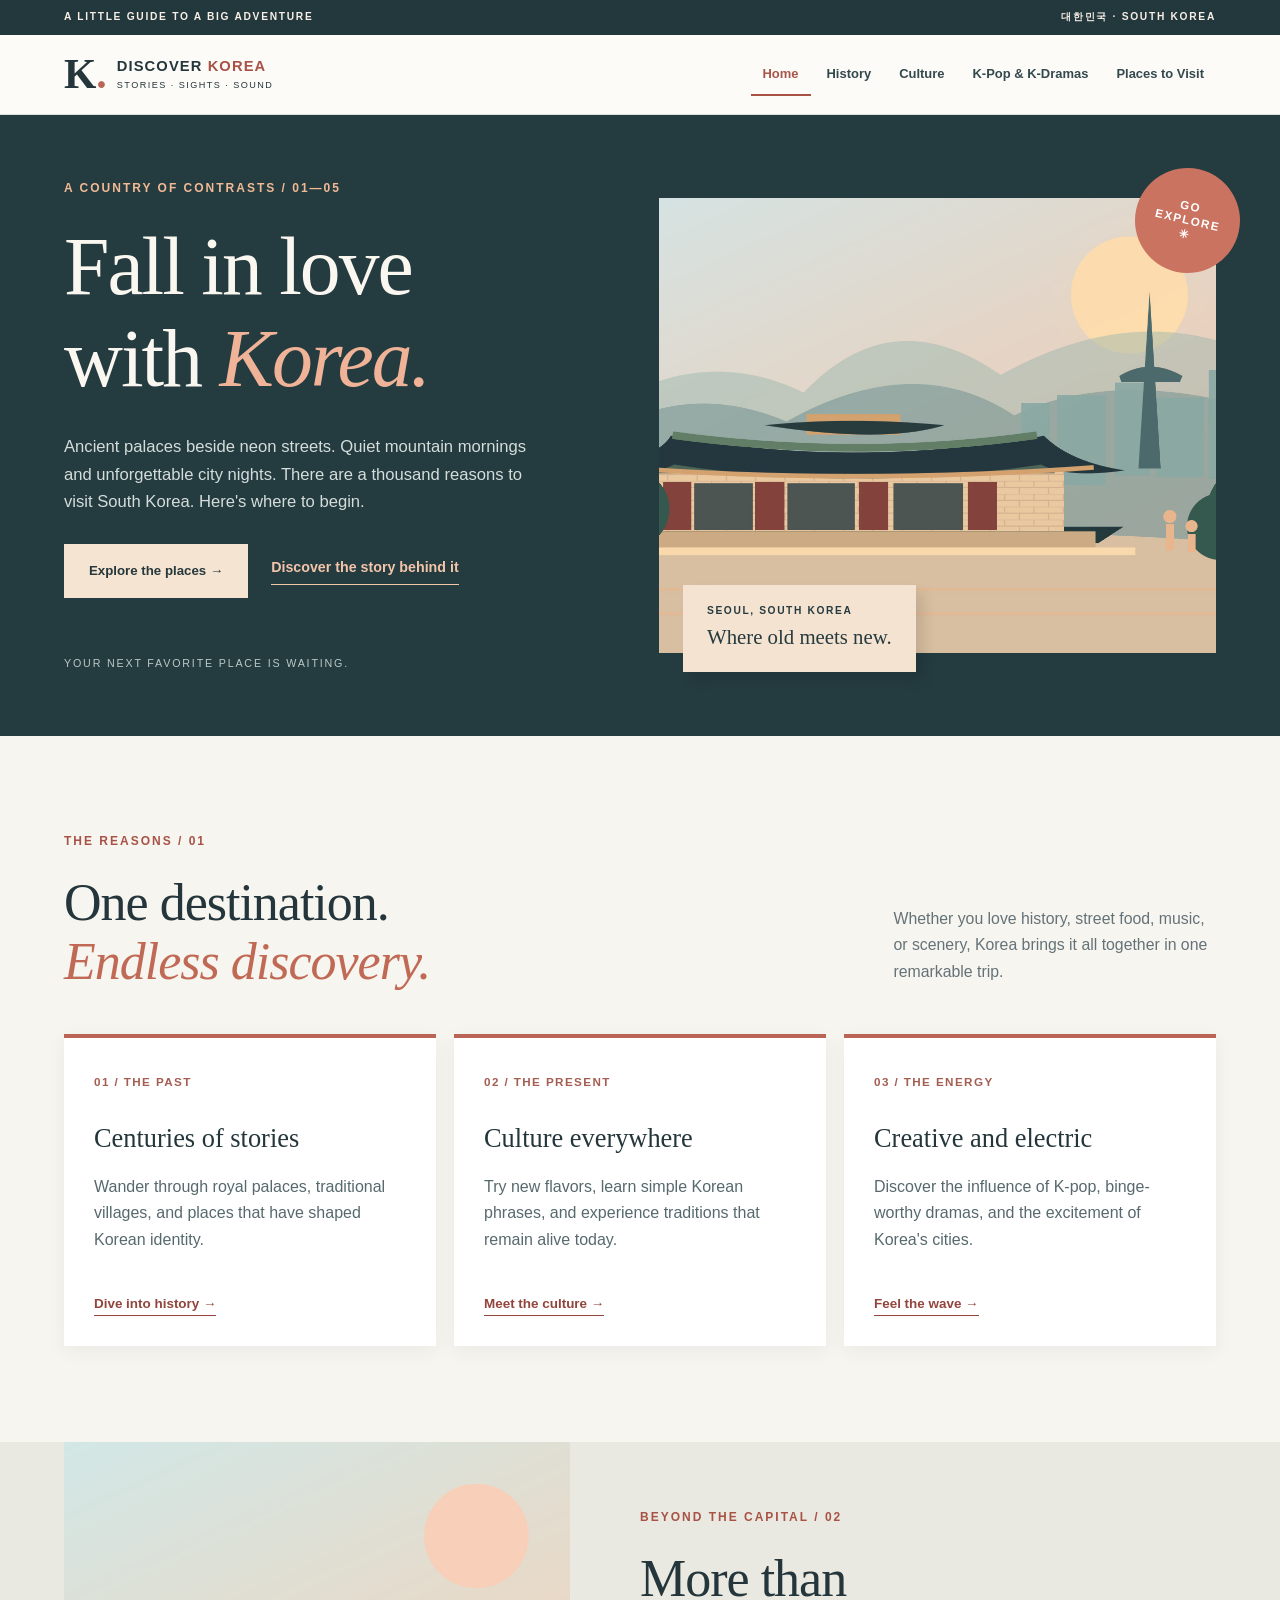
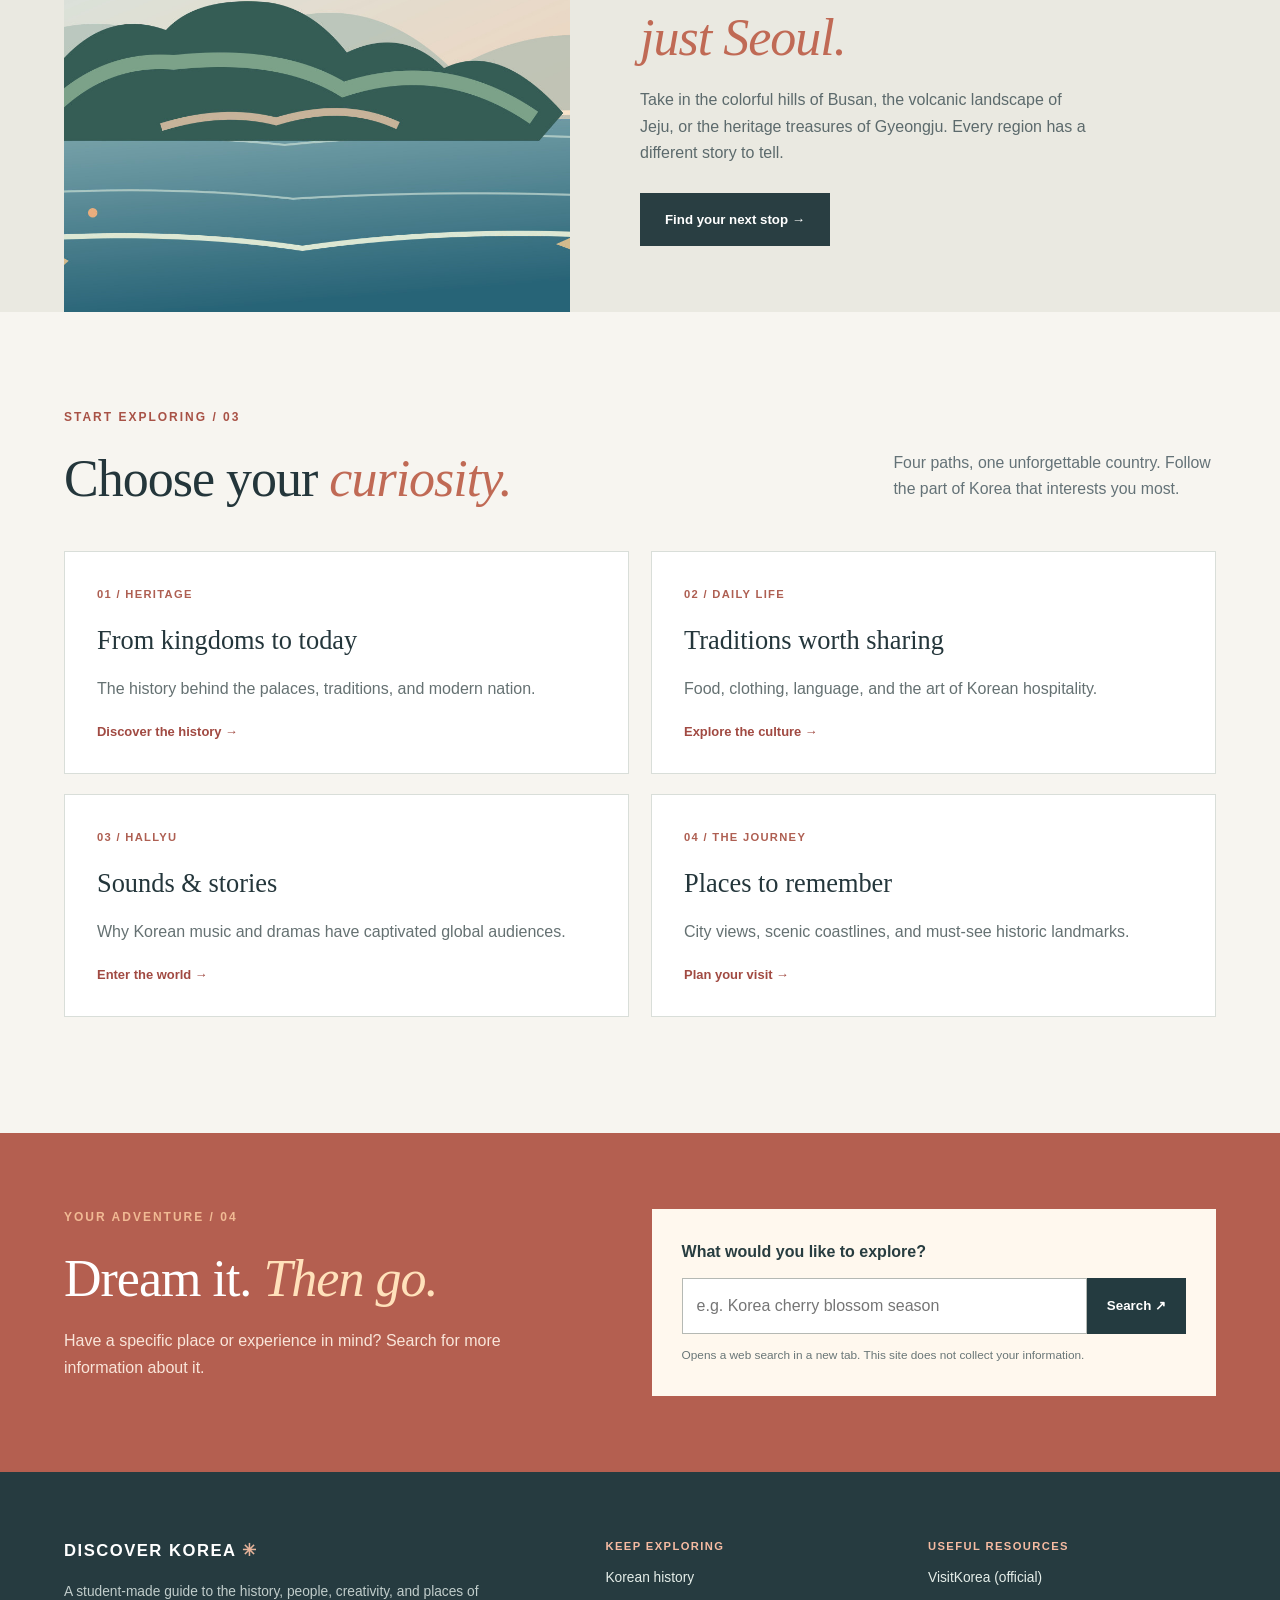
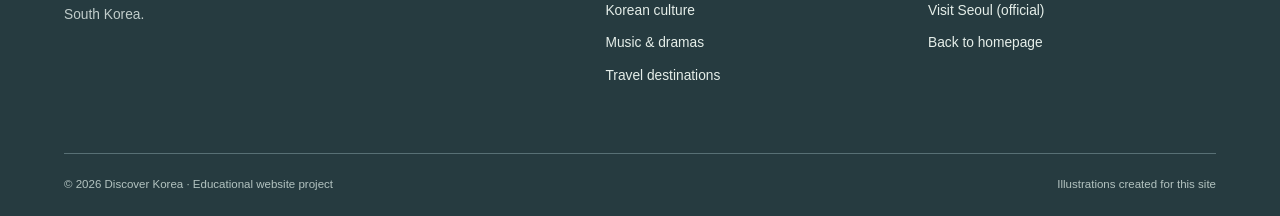
<file: index.html>
<!DOCTYPE html>
<html lang="en">
<head>
    <meta charset="utf-8">
    <meta name="viewport" content="width=device-width, initial-scale=1">
    <meta name="description" content="Explore why South Korea is worth visiting: history, culture, K-pop, K-dramas, and beautiful destinations.">
    <title>Visit South Korea | Discover Korea</title>
    <!-- Every page uses the same external CSS file; page-specific classes vary the layout. -->
    <link rel="stylesheet" href="style.css">
</head>
<body class="page-home">
    <!-- Keyboard users can skip the repeated navigation. -->
    <a class="skip-link" href="#main-content">Skip to main content</a>
    <div class="topline"><div class="container topline-content"><span>A LITTLE GUIDE TO A BIG ADVENTURE</span><span lang="ko">대한민국 · SOUTH KOREA</span></div></div>
    <header class="site-header">
        <div class="container header-layout">
            <a class="site-brand" href="index.html" aria-label="Discover Korea home"><span class="brand-icon">K<span>.</span></span><span class="brand-name">DISCOVER <strong>KOREA</strong><small>STORIES · SIGHTS · SOUND</small></span></a>
            <nav aria-label="Main navigation" class="main-nav">
            <a href="index.html" aria-current="page">Home</a>
            <a href="history.html">History</a>
            <a href="culture.html">Culture</a>
            <a href="entertainment.html">K-Pop & K-Dramas</a>
            <a href="destinations.html">Places to Visit</a>
            </nav>
        </div>
    </header>
    <main id="main-content">
        <!-- Home: an editorial split hero with an absolutely positioned image label. -->
        <div class="home-hero">
            <div class="container hero-layout">
                <div class="hero-copy">
                    <p class="eyebrow eyebrow-light">A COUNTRY OF CONTRASTS / 01—05</p>
                    <h1>Fall in love<br>with <em>Korea.</em></h1>
                    <p class="hero-intro">Ancient palaces beside neon streets. Quiet mountain mornings and unforgettable city nights. There are a thousand reasons to visit South Korea. Here's where to begin.</p>
                    <div class="hero-actions"><a class="button button-light" href="destinations.html">Explore the places <span aria-hidden="true">→</span></a><a class="text-link light-link" href="history.html">Discover the story behind it</a></div>
                    <p class="hero-bottom-note">YOUR NEXT FAVORITE PLACE IS WAITING.</p>
                </div>
                <div class="hero-visual">
                    <img src="seoul-palace.jpg" alt="Illustration of a traditional Korean palace in front of the mountains and modern Seoul skyline">
                    <div class="image-label"><span>SEOUL, SOUTH KOREA</span><strong>Where old meets new.</strong></div>
                    <div class="round-stamp" aria-label="Made for curious travelers">GO<br>EXPLORE<br>✳</div>
                </div>
            </div>
        </div>

        <section class="section-space container">
            <div class="section-heading"><div><p class="eyebrow">THE REASONS / 01</p><h2 id="reasons-heading">One destination.<br><em>Endless discovery.</em></h2></div><p>Whether you love history, street food, music, or scenery, Korea brings it all together in one remarkable trip.</p></div>
            <div class="three-columns">
                <article class="reason-card"><span class="number">01 / THE PAST</span><h3>Centuries of stories</h3><p>Wander through royal palaces, traditional villages, and places that have shaped Korean identity.</p><a href="history.html">Dive into history →</a></article>
                <article class="reason-card"><span class="number">02 / THE PRESENT</span><h3>Culture everywhere</h3><p>Try new flavors, learn simple Korean phrases, and experience traditions that remain alive today.</p><a href="culture.html">Meet the culture →</a></article>
                <article class="reason-card"><span class="number">03 / THE ENERGY</span><h3>Creative and electric</h3><p>Discover the influence of K-pop, binge-worthy dramas, and the excitement of Korea's cities.</p><a href="entertainment.html">Feel the wave →</a></article>
            </div>
        </section>

        <section class="feature-band">
            <div class="container feature-layout"><div class="feature-image"><img src="jeju-coast.jpg" alt="Illustration of Jeju Island's volcanic coastline, green hills, and blue ocean"></div><div class="feature-copy"><p class="eyebrow">BEYOND THE CAPITAL / 02</p><h2 id="feature-heading">More than<br><em>just Seoul.</em></h2><p>Take in the colorful hills of Busan, the volcanic landscape of Jeju, or the heritage treasures of Gyeongju. Every region has a different story to tell.</p><a class="button button-dark" href="destinations.html">Find your next stop →</a></div></div>
        </section>

        <section class="section-space container">
            <div class="section-heading"><div><p class="eyebrow">START EXPLORING / 03</p><h2 id="next-heading">Choose your <em>curiosity.</em></h2></div><p>Four paths, one unforgettable country. Follow the part of Korea that interests you most.</p></div>
            <div class="two-columns compact-features">
                <a class="path-card" href="history.html"><span>01 / HERITAGE</span><h3>From kingdoms to today</h3><p>The history behind the palaces, traditions, and modern nation.</p><strong>Discover the history →</strong></a>
                <a class="path-card" href="culture.html"><span>02 / DAILY LIFE</span><h3>Traditions worth sharing</h3><p>Food, clothing, language, and the art of Korean hospitality.</p><strong>Explore the culture →</strong></a>
                <a class="path-card" href="entertainment.html"><span>03 / HALLYU</span><h3>Sounds &amp; stories</h3><p>Why Korean music and dramas have captivated global audiences.</p><strong>Enter the world →</strong></a>
                <a class="path-card" href="destinations.html"><span>04 / THE JOURNEY</span><h3>Places to remember</h3><p>City views, scenic coastlines, and must-see historic landmarks.</p><strong>Plan your visit →</strong></a>
            </div>
        </section>

        <!-- The GET form performs a real external web search and uses built-in required validation. -->
        <section class="search-band"><div class="container search-layout"><div><p class="eyebrow eyebrow-light">YOUR ADVENTURE / 04</p><h2 id="search-heading">Dream it. <em>Then go.</em></h2><p>Have a specific place or experience in mind? Search for more information about it.</p></div><form action="https://www.google.com/search" method="get" target="_blank" class="travel-search"><label for="trip-search">What would you like to explore?</label><div class="search-form-row"><input id="trip-search" type="text" name="q" placeholder="e.g. Korea cherry blossom season" required><button type="submit">Search ↗</button></div><p>Opens a web search in a new tab. This site does not collect your information.</p></form></div></section>
    </main>
    <footer class="site-footer">
        <div class="container footer-layout">
            <div><p class="footer-brand">DISCOVER KOREA <span>✳</span></p><p>A student-made guide to the history, people, creativity, and places of South Korea.</p></div>
            <div class="footer-links"><p>KEEP EXPLORING</p><a href="history.html">Korean history</a><a href="culture.html">Korean culture</a><a href="entertainment.html">Music &amp; dramas</a><a href="destinations.html">Travel destinations</a></div>
            <div class="footer-links"><p>USEFUL RESOURCES</p><a href="https://english.visitkorea.or.kr/" target="_blank" rel="noopener noreferrer">VisitKorea (official)</a><a href="https://english.visitseoul.net/" target="_blank" rel="noopener noreferrer">Visit Seoul (official)</a><a href="index.html">Back to homepage</a></div>
        </div>
        <div class="container footer-bottom"><span>&copy; 2026 Discover Korea · Educational website project</span><span>Illustrations created for this site</span></div>
    </footer>
</body>
</html>
</file>
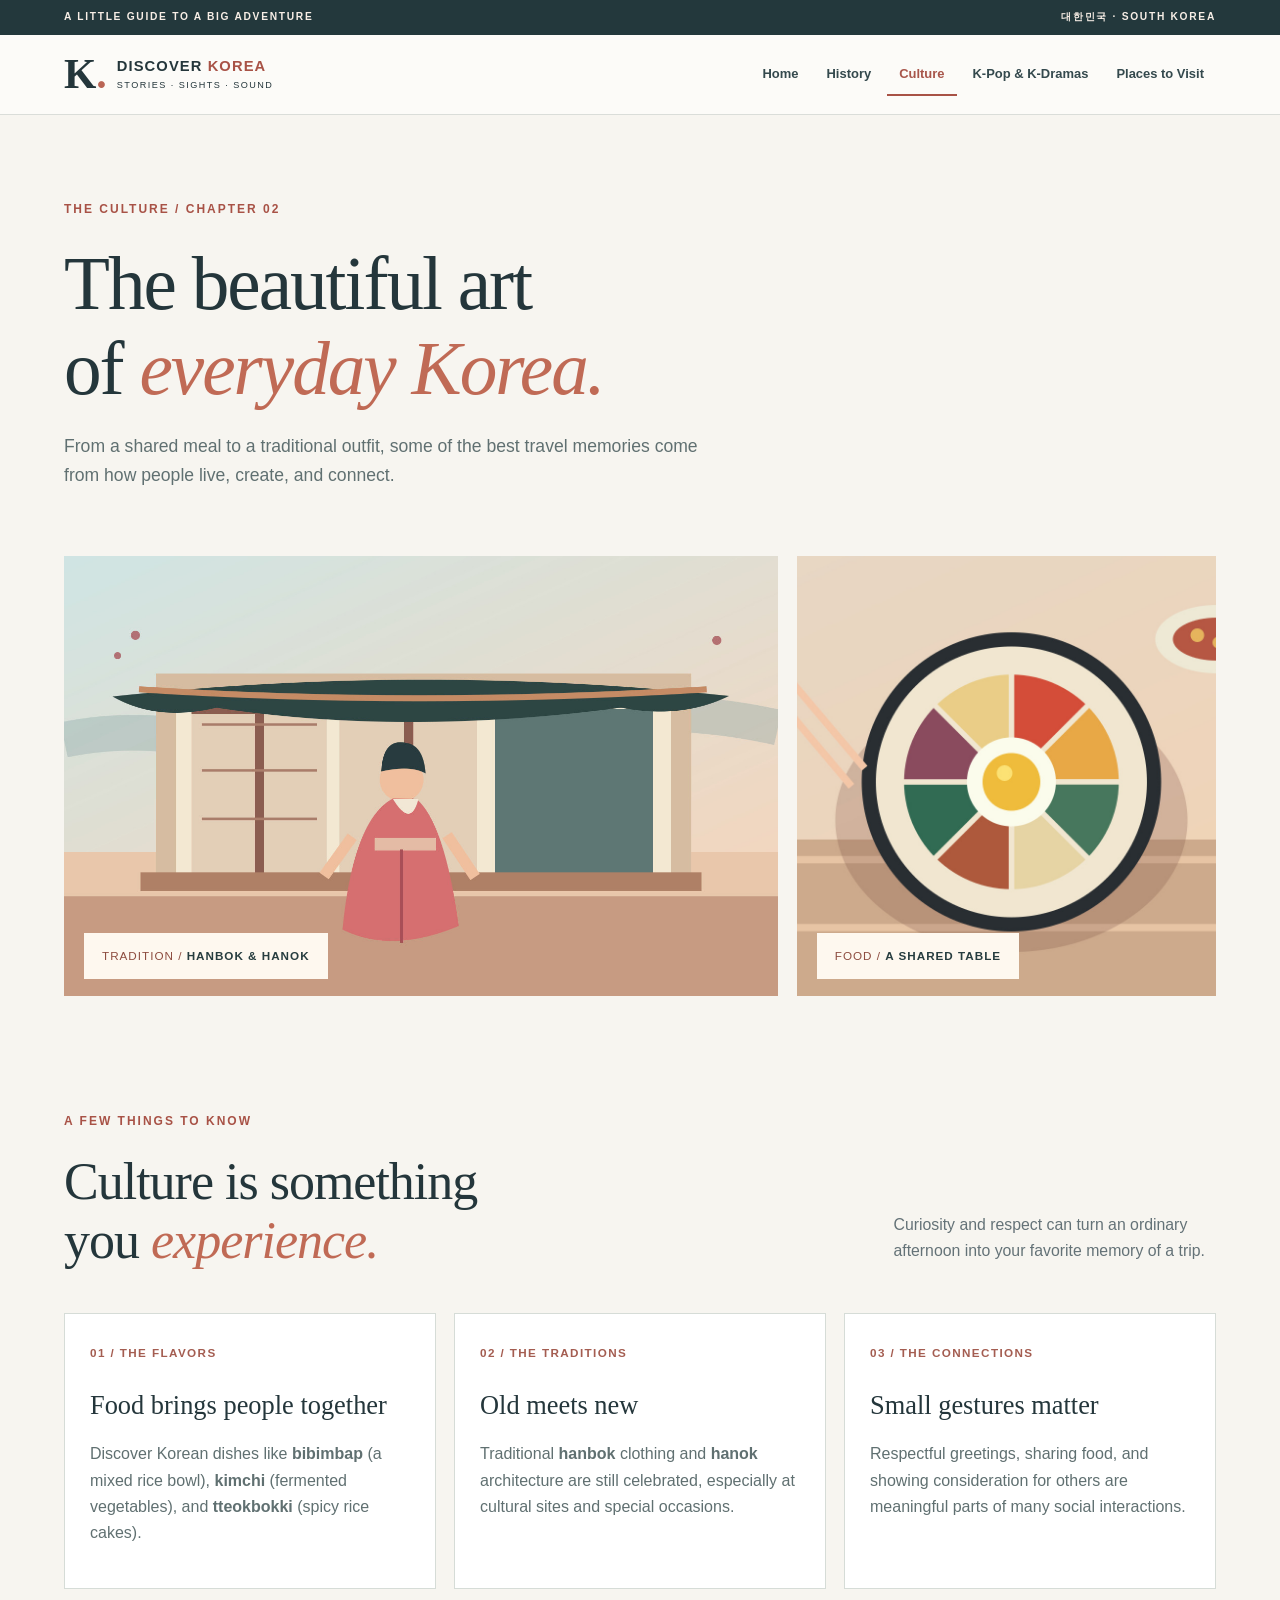
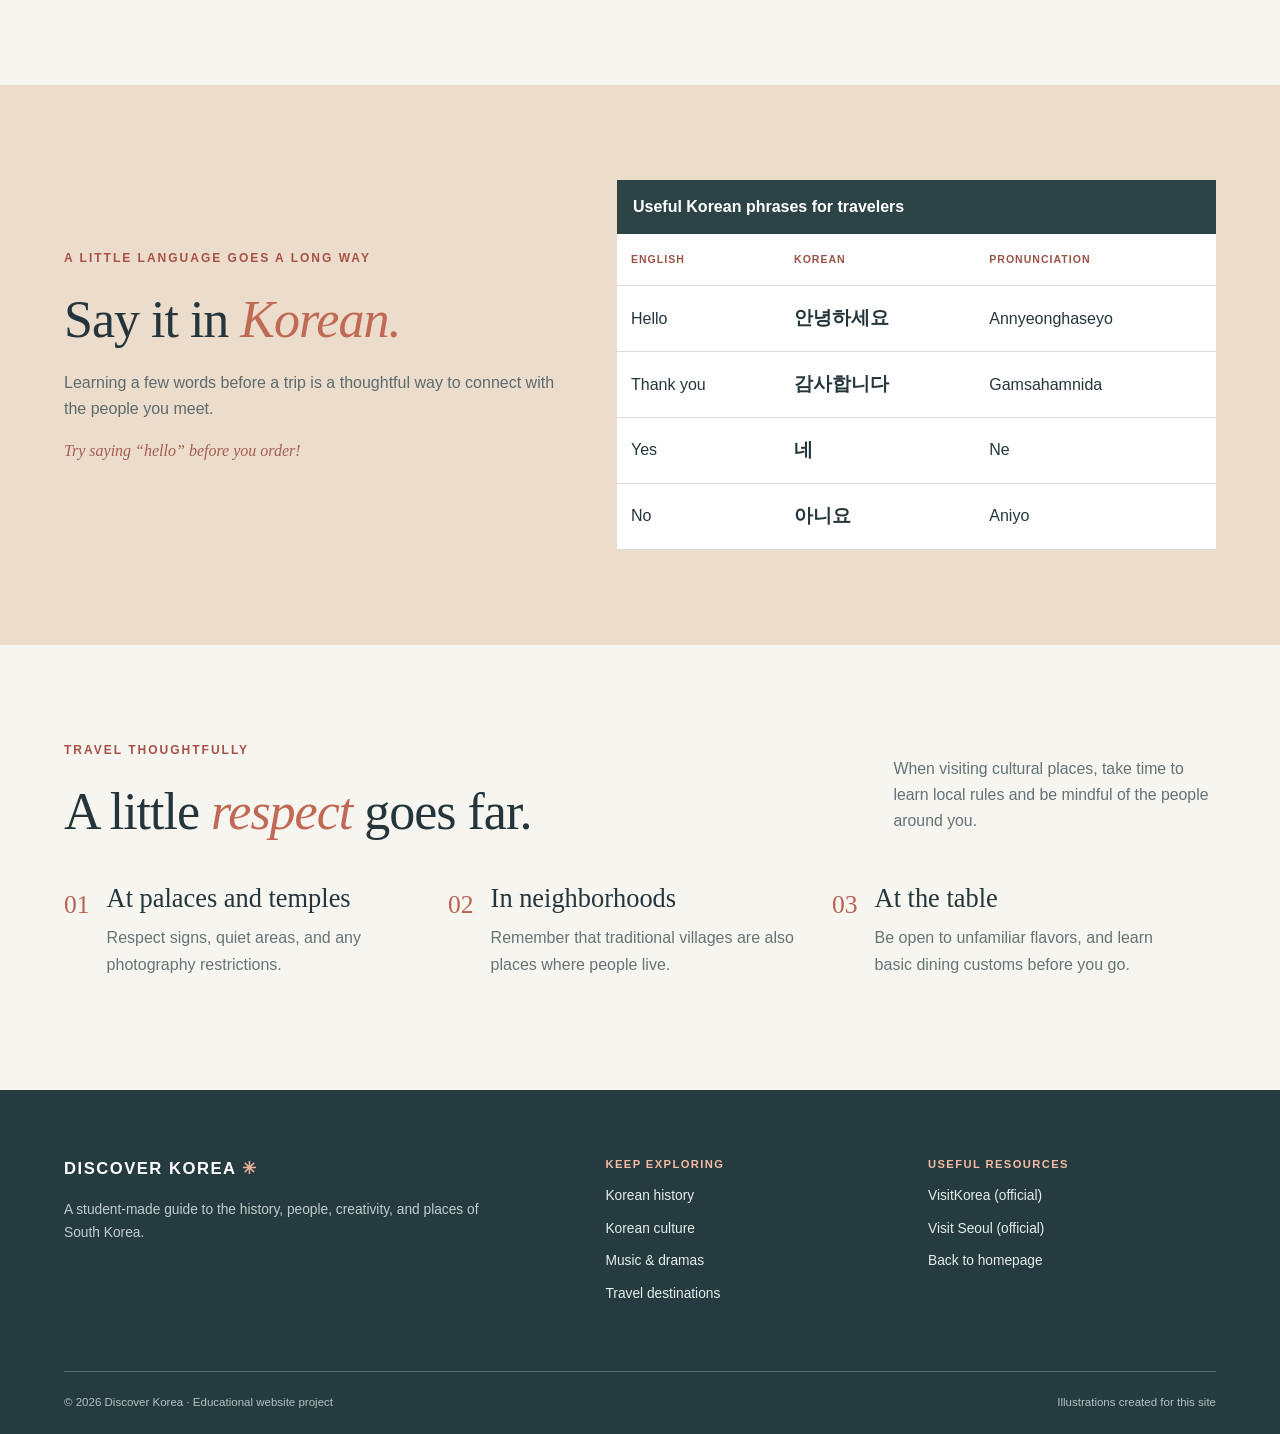
<file: culture.html>
<!DOCTYPE html>
<html lang="en">
<head>
    <meta charset="utf-8">
    <meta name="viewport" content="width=device-width, initial-scale=1">
    <meta name="description" content="Explore Korean food, hanbok, hanok houses, language, and respectful travel traditions.">
    <title>Korean Culture | Discover Korea</title>
    <!-- Every page uses the same external CSS file; page-specific classes vary the layout. -->
    <link rel="stylesheet" href="style.css">
</head>
<body class="page-culture">
    <!-- Keyboard users can skip the repeated navigation. -->
    <a class="skip-link" href="#main-content">Skip to main content</a>
    <div class="topline"><div class="container topline-content"><span>A LITTLE GUIDE TO A BIG ADVENTURE</span><span lang="ko">대한민국 · SOUTH KOREA</span></div></div>
    <header class="site-header">
        <div class="container header-layout">
            <a class="site-brand" href="index.html" aria-label="Discover Korea home"><span class="brand-icon">K<span>.</span></span><span class="brand-name">DISCOVER <strong>KOREA</strong><small>STORIES · SIGHTS · SOUND</small></span></a>
            <nav aria-label="Main navigation" class="main-nav">
            <a href="index.html">Home</a>
            <a href="history.html">History</a>
            <a href="culture.html" aria-current="page">Culture</a>
            <a href="entertainment.html">K-Pop & K-Dramas</a>
            <a href="destinations.html">Places to Visit</a>
            </nav>
        </div>
    </header>
    <main id="main-content">
        <!-- Culture: an asymmetrical editorial image layout and a compact language table. -->
        <div class="culture-heading container"><p class="eyebrow">THE CULTURE / CHAPTER 02</p><h1>The beautiful art<br>of <em>everyday Korea.</em></h1><p>From a shared meal to a traditional outfit, some of the best travel memories come from how people live, create, and connect.</p></div>
        <div class="container culture-mosaic"><div class="mosaic-large"><img src="hanbok-culture.jpg" alt="Illustration of a person wearing a colorful hanbok in the courtyard of a traditional Korean house"><div class="mosaic-label">TRADITION / <strong>HANBOK &amp; HANOK</strong></div></div><div class="mosaic-side"><img src="korean-food.jpg" alt="Illustration of a bowl of Korean bibimbap with vegetables, rice, and a fried egg"><div class="mosaic-label">FOOD / <strong>A SHARED TABLE</strong></div></div></div>

        <section class="section-space container"><div class="section-heading"><div><p class="eyebrow">A FEW THINGS TO KNOW</p><h2 id="culture-highlights">Culture is something<br>you <em>experience.</em></h2></div><p>Curiosity and respect can turn an ordinary afternoon into your favorite memory of a trip.</p></div><div class="three-columns culture-cards"><article><span class="number">01 / THE FLAVORS</span><h3>Food brings people together</h3><p>Discover Korean dishes like <strong>bibimbap</strong> (a mixed rice bowl), <strong>kimchi</strong> (fermented vegetables), and <strong>tteokbokki</strong> (spicy rice cakes).</p></article><article><span class="number">02 / THE TRADITIONS</span><h3>Old meets new</h3><p>Traditional <strong>hanbok</strong> clothing and <strong>hanok</strong> architecture are still celebrated, especially at cultural sites and special occasions.</p></article><article><span class="number">03 / THE CONNECTIONS</span><h3>Small gestures matter</h3><p>Respectful greetings, sharing food, and showing consideration for others are meaningful parts of many social interactions.</p></article></div></section>

        <section class="phrase-section"><div class="container phrase-layout"><div><p class="eyebrow">A LITTLE LANGUAGE GOES A LONG WAY</p><h2 id="phrase-heading">Say it in <em>Korean.</em></h2><p>Learning a few words before a trip is a thoughtful way to connect with the people you meet.</p><p class="handwritten-note">Try saying “hello” before you order!</p></div><div class="table-scroll"><table><caption>Useful Korean phrases for travelers</caption><thead><tr><th scope="col">ENGLISH</th><th scope="col">KOREAN</th><th scope="col">PRONUNCIATION</th></tr></thead><tbody><tr><td>Hello</td><td lang="ko">안녕하세요</td><td>Annyeonghaseyo</td></tr><tr><td>Thank you</td><td lang="ko">감사합니다</td><td>Gamsahamnida</td></tr><tr><td>Yes</td><td lang="ko">네</td><td>Ne</td></tr><tr><td>No</td><td lang="ko">아니요</td><td>Aniyo</td></tr></tbody></table></div></div></section>
        <section class="section-space container"><div class="section-heading"><div><p class="eyebrow">TRAVEL THOUGHTFULLY</p><h2 id="etiquette-heading">A little <em>respect</em> goes far.</h2></div><p>When visiting cultural places, take time to learn local rules and be mindful of the people around you.</p></div><div class="etiquette-list"><article><span>01</span><div><h3>At palaces and temples</h3><p>Respect signs, quiet areas, and any photography restrictions.</p></div></article><article><span>02</span><div><h3>In neighborhoods</h3><p>Remember that traditional villages are also places where people live.</p></div></article><article><span>03</span><div><h3>At the table</h3><p>Be open to unfamiliar flavors, and learn basic dining customs before you go.</p></div></article></div></section>
    </main>
    <footer class="site-footer">
        <div class="container footer-layout">
            <div><p class="footer-brand">DISCOVER KOREA <span>✳</span></p><p>A student-made guide to the history, people, creativity, and places of South Korea.</p></div>
            <div class="footer-links"><p>KEEP EXPLORING</p><a href="history.html">Korean history</a><a href="culture.html">Korean culture</a><a href="entertainment.html">Music &amp; dramas</a><a href="destinations.html">Travel destinations</a></div>
            <div class="footer-links"><p>USEFUL RESOURCES</p><a href="https://english.visitkorea.or.kr/" target="_blank" rel="noopener noreferrer">VisitKorea (official)</a><a href="https://english.visitseoul.net/" target="_blank" rel="noopener noreferrer">Visit Seoul (official)</a><a href="index.html">Back to homepage</a></div>
        </div>
        <div class="container footer-bottom"><span>&copy; 2026 Discover Korea · Educational website project</span><span>Illustrations created for this site</span></div>
    </footer>
</body>
</html>
</file>
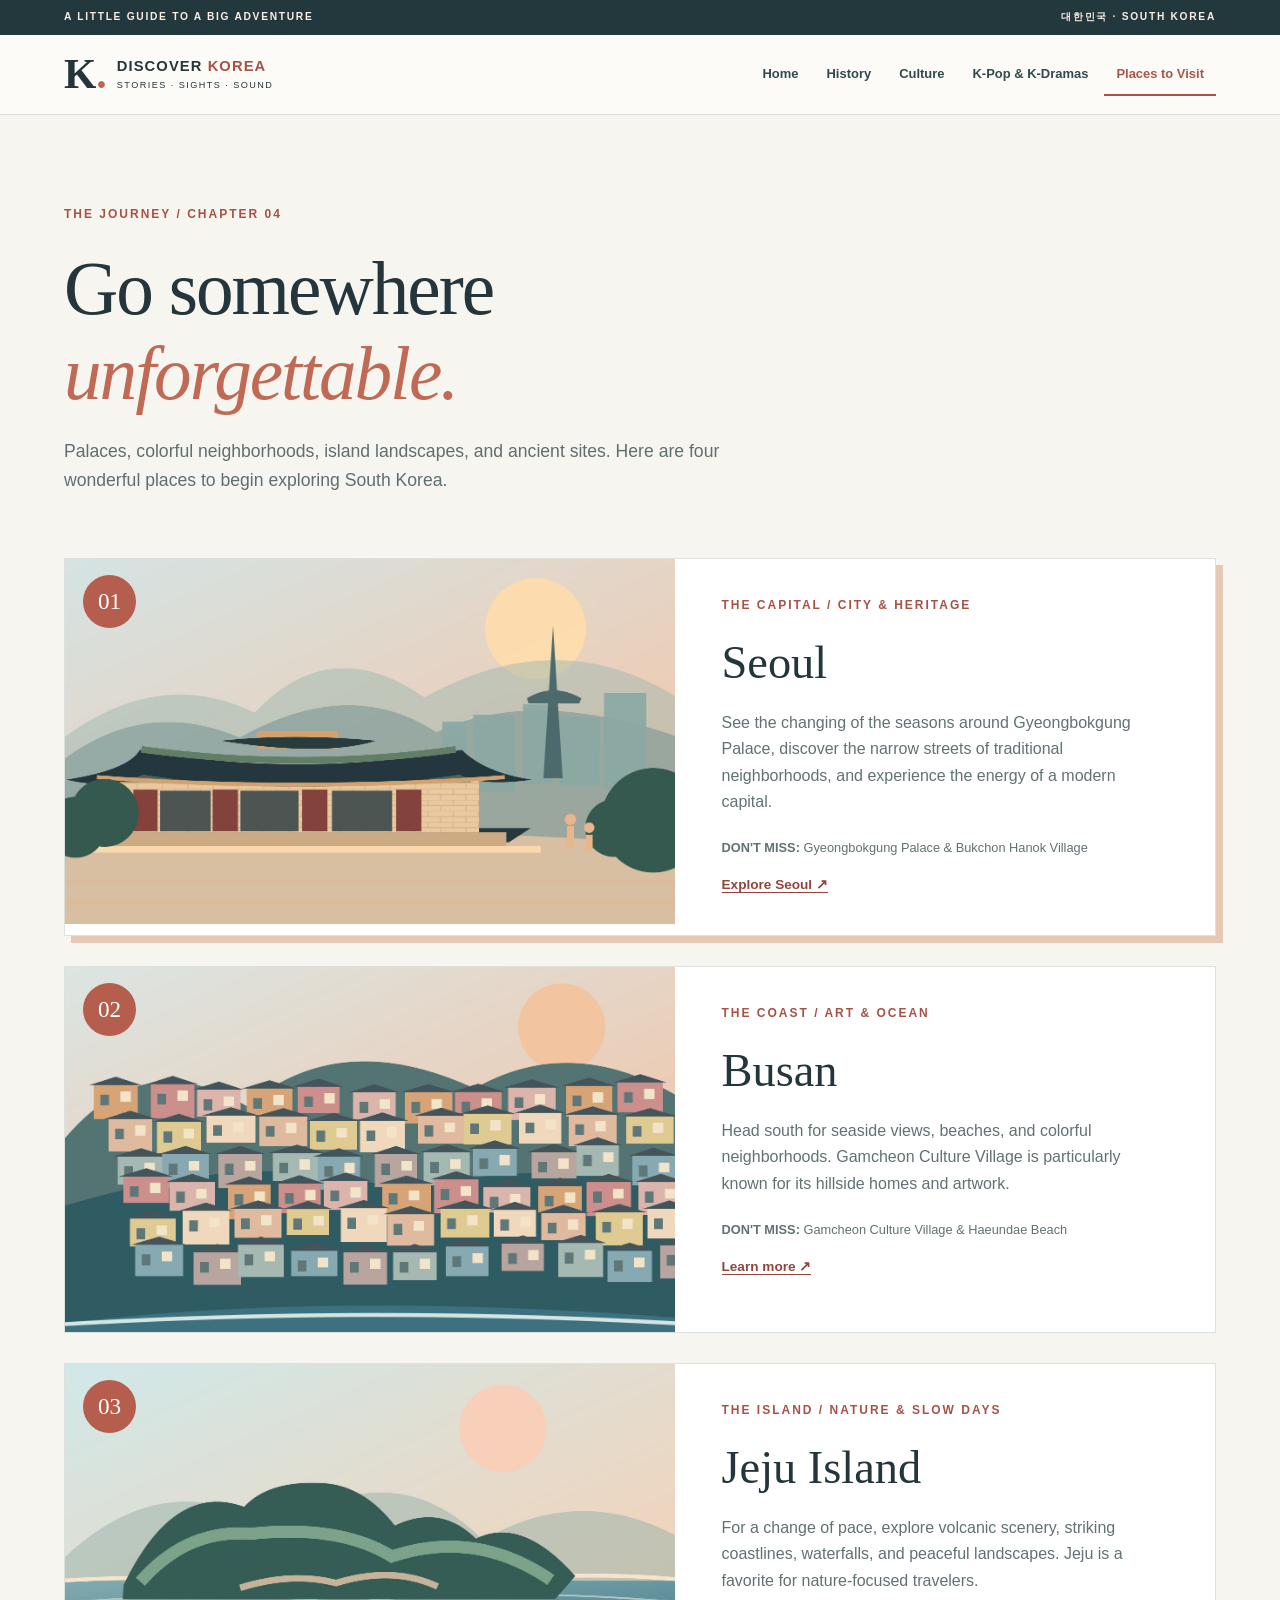
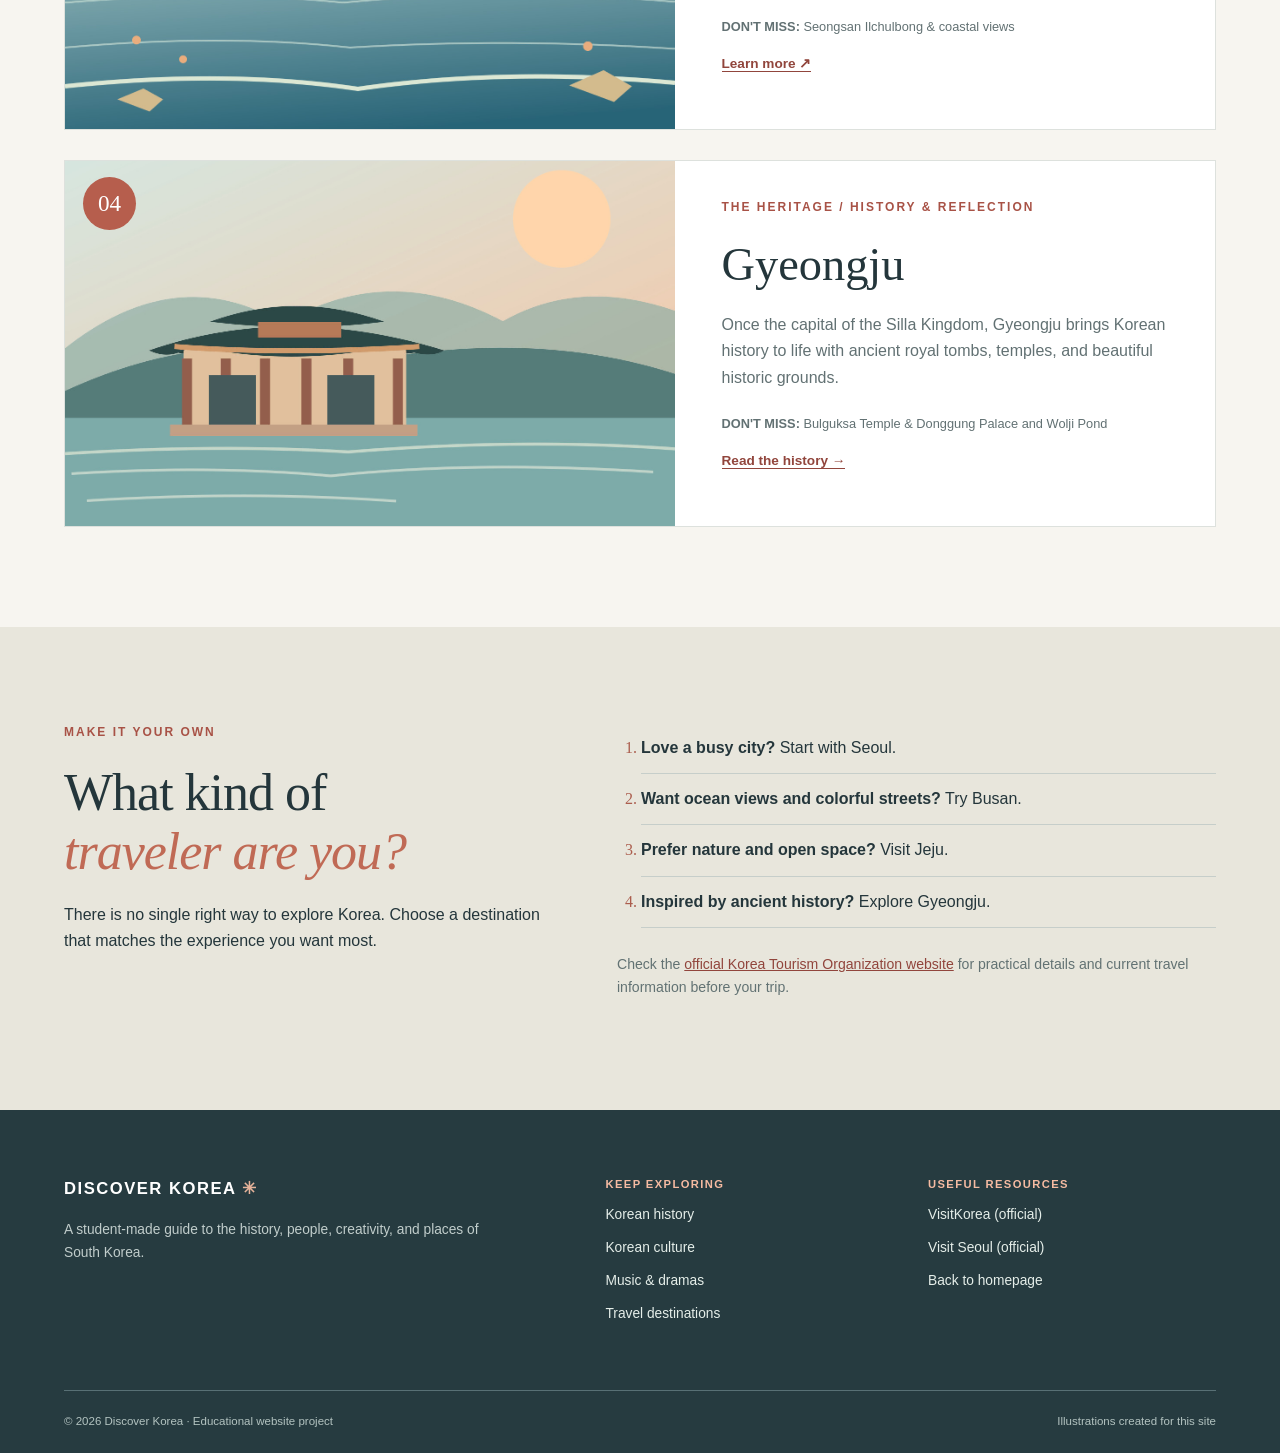
<file: destinations.html>
<!DOCTYPE html>
<html lang="en">
<head>
    <meta charset="utf-8">
    <meta name="viewport" content="width=device-width, initial-scale=1">
    <meta name="description" content="Discover Seoul, Busan, Jeju Island, and Gyeongju in South Korea with highlights for every traveler.">
    <title>Best Places to Visit | Discover Korea</title>
    <!-- Every page uses the same external CSS file; page-specific classes vary the layout. -->
    <link rel="stylesheet" href="style.css">
</head>
<body class="page-destinations">
    <!-- Keyboard users can skip the repeated navigation. -->
    <a class="skip-link" href="#main-content">Skip to main content</a>
    <div class="topline"><div class="container topline-content"><span>A LITTLE GUIDE TO A BIG ADVENTURE</span><span lang="ko">대한민국 · SOUTH KOREA</span></div></div>
    <header class="site-header">
        <div class="container header-layout">
            <a class="site-brand" href="index.html" aria-label="Discover Korea home"><span class="brand-icon">K<span>.</span></span><span class="brand-name">DISCOVER <strong>KOREA</strong><small>STORIES · SIGHTS · SOUND</small></span></a>
            <nav aria-label="Main navigation" class="main-nav">
            <a href="index.html">Home</a>
            <a href="history.html">History</a>
            <a href="culture.html">Culture</a>
            <a href="entertainment.html">K-Pop & K-Dramas</a>
            <a href="destinations.html" aria-current="page">Places to Visit</a>
            </nav>
        </div>
    </header>
    <main id="main-content">
        <!-- Destinations: photo-led destination cards and a simple ordered travel plan. -->
        <div class="dest-heading container"><p class="eyebrow">THE JOURNEY / CHAPTER 04</p><h1>Go somewhere<br><em>unforgettable.</em></h1><p>Palaces, colorful neighborhoods, island landscapes, and ancient sites. Here are four wonderful places to begin exploring South Korea.</p></div>

        <section class="container"><h2 class="visually-hidden" id="places-heading">Four places to visit in South Korea</h2>
            <div class="destination-list">
                <article class="destination-card destination-first"><div class="destination-photo"><img src="seoul-palace.jpg" alt="Illustration of a traditional palace in Seoul with N Seoul Tower and modern buildings behind it"><span class="destination-number">01</span></div><div class="destination-info"><p class="eyebrow">THE CAPITAL / CITY &amp; HERITAGE</p><h3>Seoul</h3><p>See the changing of the seasons around Gyeongbokgung Palace, discover the narrow streets of traditional neighborhoods, and experience the energy of a modern capital.</p><p class="best-for"><strong>DON'T MISS:</strong> Gyeongbokgung Palace &amp; Bukchon Hanok Village</p><a href="https://english.visitseoul.net/" target="_blank" rel="noopener noreferrer">Explore Seoul ↗</a></div></article>
                <article class="destination-card"><div class="destination-photo"><img src="busan-village.jpg" alt="Illustration of colorful hillside houses in Busan above the coast"><span class="destination-number">02</span></div><div class="destination-info"><p class="eyebrow">THE COAST / ART &amp; OCEAN</p><h3>Busan</h3><p>Head south for seaside views, beaches, and colorful neighborhoods. Gamcheon Culture Village is particularly known for its hillside homes and artwork.</p><p class="best-for"><strong>DON'T MISS:</strong> Gamcheon Culture Village &amp; Haeundae Beach</p><a href="https://english.visitkorea.or.kr/" target="_blank" rel="noopener noreferrer">Learn more ↗</a></div></article>
                <article class="destination-card"><div class="destination-photo"><img src="jeju-coast.jpg" alt="Illustration of green volcanic cliffs surrounded by blue ocean on Jeju Island"><span class="destination-number">03</span></div><div class="destination-info"><p class="eyebrow">THE ISLAND / NATURE &amp; SLOW DAYS</p><h3>Jeju Island</h3><p>For a change of pace, explore volcanic scenery, striking coastlines, waterfalls, and peaceful landscapes. Jeju is a favorite for nature-focused travelers.</p><p class="best-for"><strong>DON'T MISS:</strong> Seongsan Ilchulbong &amp; coastal views</p><a href="https://english.visitkorea.or.kr/" target="_blank" rel="noopener noreferrer">Learn more ↗</a></div></article>
                <article class="destination-card"><div class="destination-photo"><img src="gyeongju-pond.jpg" alt="Illustration of a traditional pavilion reflected in a pond near Gyeongju at sunset"><span class="destination-number">04</span></div><div class="destination-info"><p class="eyebrow">THE HERITAGE / HISTORY &amp; REFLECTION</p><h3>Gyeongju</h3><p>Once the capital of the Silla Kingdom, Gyeongju brings Korean history to life with ancient royal tombs, temples, and beautiful historic grounds.</p><p class="best-for"><strong>DON'T MISS:</strong> Bulguksa Temple &amp; Donggung Palace and Wolji Pond</p><a href="history.html">Read the history →</a></div></article>
            </div>
        </section>

        <section class="section-space trip-planner"><div class="container trip-layout"><div><p class="eyebrow">MAKE IT YOUR OWN</p><h2 id="trip-heading">What kind of<br><em>traveler are you?</em></h2><p>There is no single right way to explore Korea. Choose a destination that matches the experience you want most.</p></div><div><ol class="travel-moods"><li><strong>Love a busy city?</strong> Start with Seoul.</li><li><strong>Want ocean views and colorful streets?</strong> Try Busan.</li><li><strong>Prefer nature and open space?</strong> Visit Jeju.</li><li><strong>Inspired by ancient history?</strong> Explore Gyeongju.</li></ol><p class="trip-reminder">Check the <a href="https://english.visitkorea.or.kr/" target="_blank" rel="noopener noreferrer">official Korea Tourism Organization website</a> for practical details and current travel information before your trip.</p></div></div></section>
    </main>
    <footer class="site-footer">
        <div class="container footer-layout">
            <div><p class="footer-brand">DISCOVER KOREA <span>✳</span></p><p>A student-made guide to the history, people, creativity, and places of South Korea.</p></div>
            <div class="footer-links"><p>KEEP EXPLORING</p><a href="history.html">Korean history</a><a href="culture.html">Korean culture</a><a href="entertainment.html">Music &amp; dramas</a><a href="destinations.html">Travel destinations</a></div>
            <div class="footer-links"><p>USEFUL RESOURCES</p><a href="https://english.visitkorea.or.kr/" target="_blank" rel="noopener noreferrer">VisitKorea (official)</a><a href="https://english.visitseoul.net/" target="_blank" rel="noopener noreferrer">Visit Seoul (official)</a><a href="index.html">Back to homepage</a></div>
        </div>
        <div class="container footer-bottom"><span>&copy; 2026 Discover Korea · Educational website project</span><span>Illustrations created for this site</span></div>
    </footer>
</body>
</html>
</file>
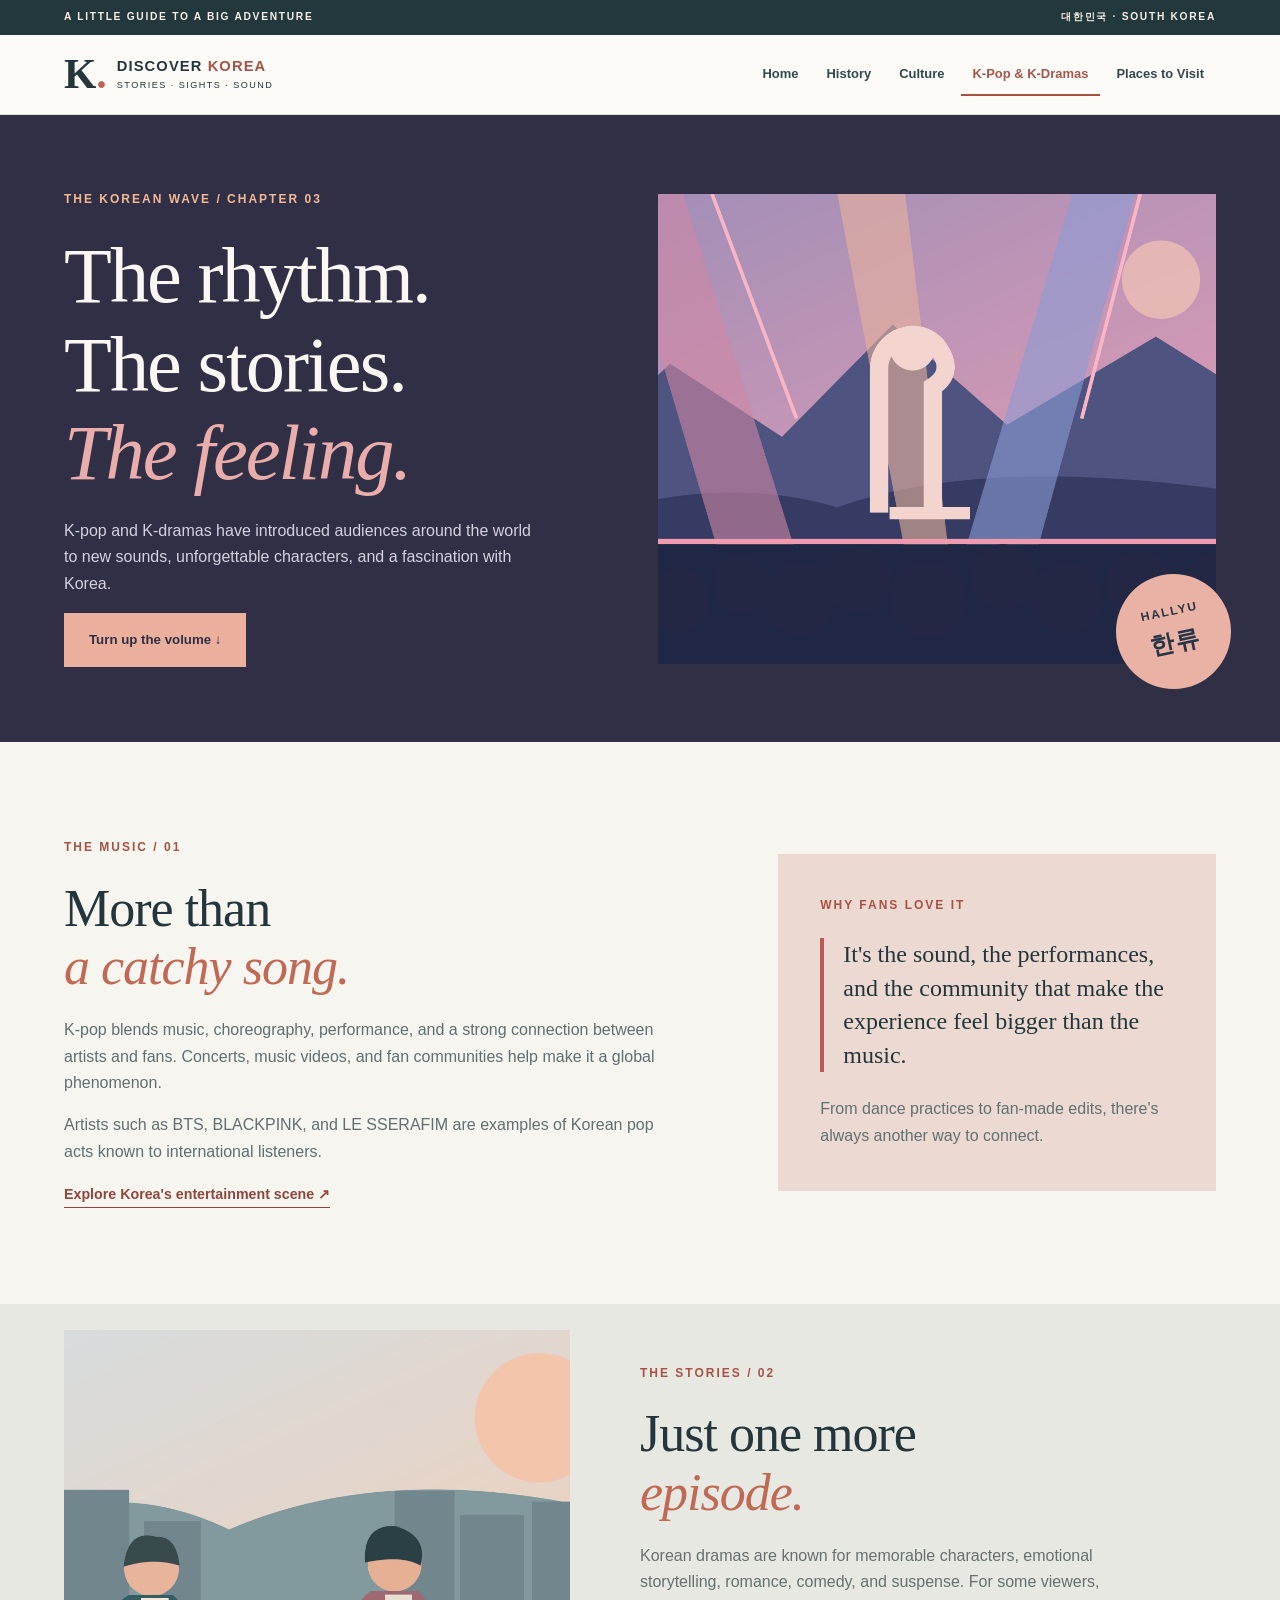
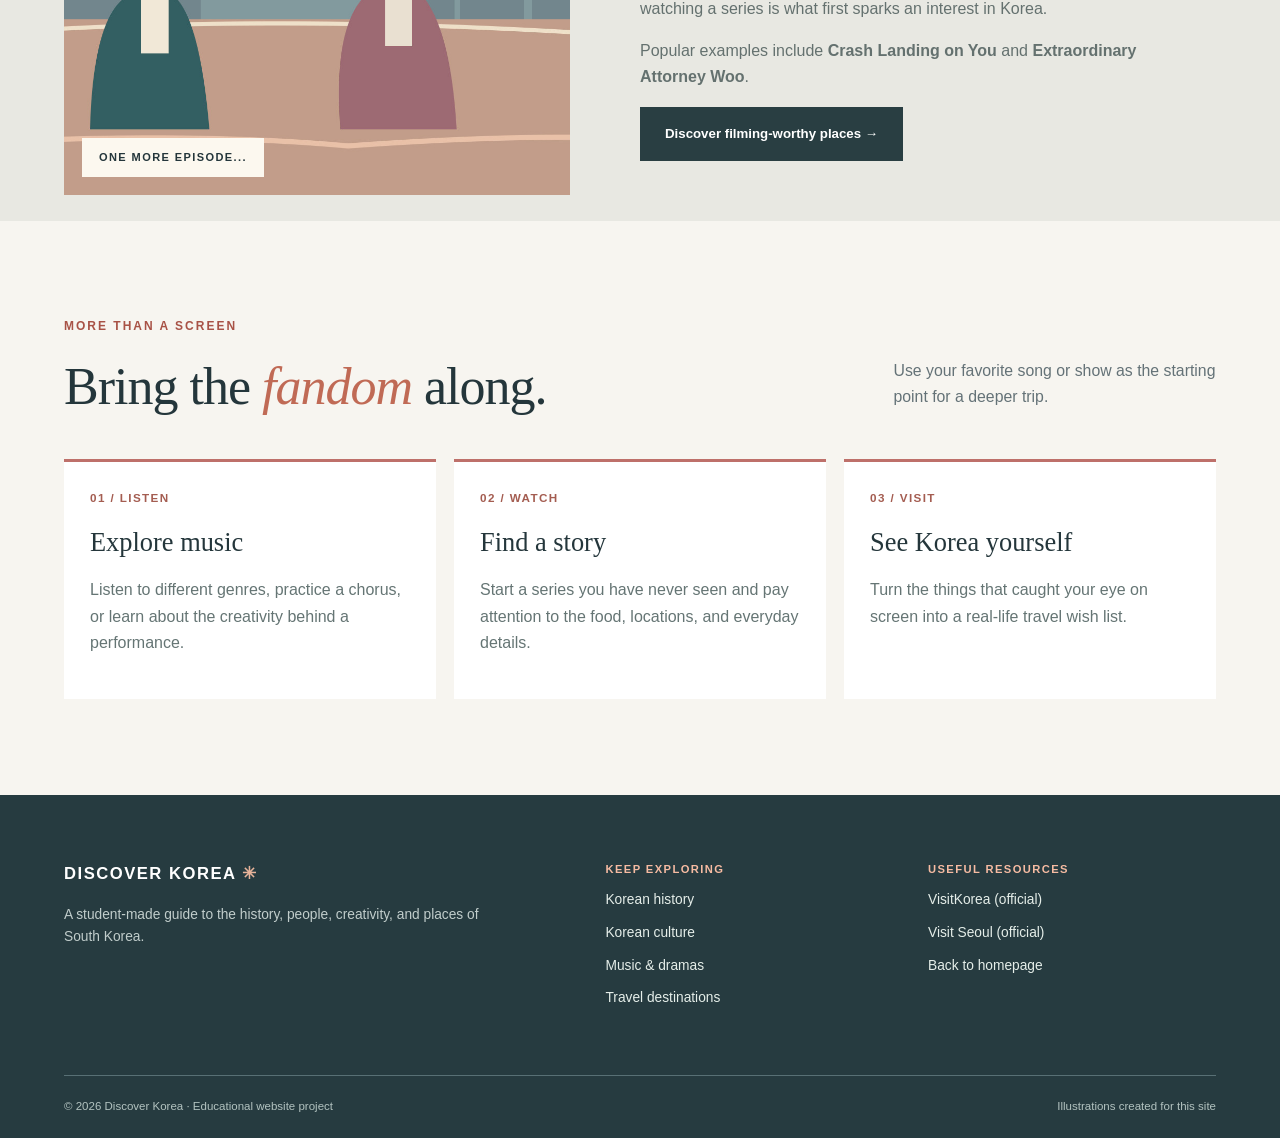
<file: entertainment.html>
<!DOCTYPE html>
<html lang="en">
<head>
    <meta charset="utf-8">
    <meta name="viewport" content="width=device-width, initial-scale=1">
    <meta name="description" content="Learn how K-pop and Korean dramas connect fans with South Korean music, stories, and culture.">
    <title>K-Pop and K-Dramas | Discover Korea</title>
    <!-- Every page uses the same external CSS file; page-specific classes vary the layout. -->
    <link rel="stylesheet" href="style.css">
</head>
<body class="page-entertainment">
    <!-- Keyboard users can skip the repeated navigation. -->
    <a class="skip-link" href="#main-content">Skip to main content</a>
    <div class="topline"><div class="container topline-content"><span>A LITTLE GUIDE TO A BIG ADVENTURE</span><span lang="ko">대한민국 · SOUTH KOREA</span></div></div>
    <header class="site-header">
        <div class="container header-layout">
            <a class="site-brand" href="index.html" aria-label="Discover Korea home"><span class="brand-icon">K<span>.</span></span><span class="brand-name">DISCOVER <strong>KOREA</strong><small>STORIES · SIGHTS · SOUND</small></span></a>
            <nav aria-label="Main navigation" class="main-nav">
            <a href="index.html">Home</a>
            <a href="history.html">History</a>
            <a href="culture.html">Culture</a>
            <a href="entertainment.html" aria-current="page">K-Pop & K-Dramas</a>
            <a href="destinations.html">Places to Visit</a>
            </nav>
        </div>
    </header>
    <main id="main-content">
        <!-- Entertainment: dark feature art, alternating text and image, and a two-column guide. -->
        <div class="ent-hero"><div class="container ent-hero-layout"><div class="ent-copy"><p class="eyebrow eyebrow-light">THE KOREAN WAVE / CHAPTER 03</p><h1>The rhythm.<br>The stories.<br><em>The feeling.</em></h1><p>K-pop and K-dramas have introduced audiences around the world to new sounds, unforgettable characters, and a fascination with Korea.</p><a class="button button-coral" href="#kpop">Turn up the volume ↓</a></div><div class="ent-art"><img src="kpop-stage.jpg" alt="Illustration of a K-pop concert stage with colorful lights, a microphone, and an excited audience"><span class="ent-sticker">HALLYU<br><strong lang="ko">한류</strong></span></div></div></div>

        <section id="kpop" class="section-space container"><div class="split-feature"><div><p class="eyebrow">THE MUSIC / 01</p><h2 id="kpop-heading">More than<br><em>a catchy song.</em></h2><p>K-pop blends music, choreography, performance, and a strong connection between artists and fans. Concerts, music videos, and fan communities help make it a global phenomenon.</p><p>Artists such as BTS, BLACKPINK, and LE SSERAFIM are examples of Korean pop acts known to international listeners.</p><a class="text-link" href="https://english.visitkorea.or.kr/" target="_blank" rel="noopener noreferrer">Explore Korea's entertainment scene ↗</a></div><aside class="quote-card"><p class="eyebrow">WHY FANS LOVE IT</p><blockquote>It's the sound, the performances, and the community that make the experience feel bigger than the music.</blockquote><p>From dance practices to fan-made edits, there's always another way to connect.</p></aside></div></section>

        <section class="drama-band"><div class="container drama-layout"><div class="drama-image"><img src="kdrama-story.jpg" alt="Illustration of two characters standing in a Korean city street with a soft sunset behind them"><span class="image-corner-label">ONE MORE EPISODE...</span></div><div><p class="eyebrow">THE STORIES / 02</p><h2 id="drama-heading">Just one more<br><em>episode.</em></h2><p>Korean dramas are known for memorable characters, emotional storytelling, romance, comedy, and suspense. For some viewers, watching a series is what first sparks an interest in Korea.</p><p>Popular examples include <strong>Crash Landing on You</strong> and <strong>Extraordinary Attorney Woo</strong>.</p><a class="button button-dark" href="destinations.html">Discover filming-worthy places →</a></div></div></section>

        <section class="section-space container"><div class="section-heading"><div><p class="eyebrow">MORE THAN A SCREEN</p><h2 id="ent-guide">Bring the <em>fandom</em> along.</h2></div><p>Use your favorite song or show as the starting point for a deeper trip.</p></div><div class="three-columns ent-tips"><article><p class="number">01 / LISTEN</p><h3>Explore music</h3><p>Listen to different genres, practice a chorus, or learn about the creativity behind a performance.</p></article><article><p class="number">02 / WATCH</p><h3>Find a story</h3><p>Start a series you have never seen and pay attention to the food, locations, and everyday details.</p></article><article><p class="number">03 / VISIT</p><h3>See Korea yourself</h3><p>Turn the things that caught your eye on screen into a real-life travel wish list.</p></article></div></section>
    </main>
    <footer class="site-footer">
        <div class="container footer-layout">
            <div><p class="footer-brand">DISCOVER KOREA <span>✳</span></p><p>A student-made guide to the history, people, creativity, and places of South Korea.</p></div>
            <div class="footer-links"><p>KEEP EXPLORING</p><a href="history.html">Korean history</a><a href="culture.html">Korean culture</a><a href="entertainment.html">Music &amp; dramas</a><a href="destinations.html">Travel destinations</a></div>
            <div class="footer-links"><p>USEFUL RESOURCES</p><a href="https://english.visitkorea.or.kr/" target="_blank" rel="noopener noreferrer">VisitKorea (official)</a><a href="https://english.visitseoul.net/" target="_blank" rel="noopener noreferrer">Visit Seoul (official)</a><a href="index.html">Back to homepage</a></div>
        </div>
        <div class="container footer-bottom"><span>&copy; 2026 Discover Korea · Educational website project</span><span>Illustrations created for this site</span></div>
    </footer>
</body>
</html>
</file>
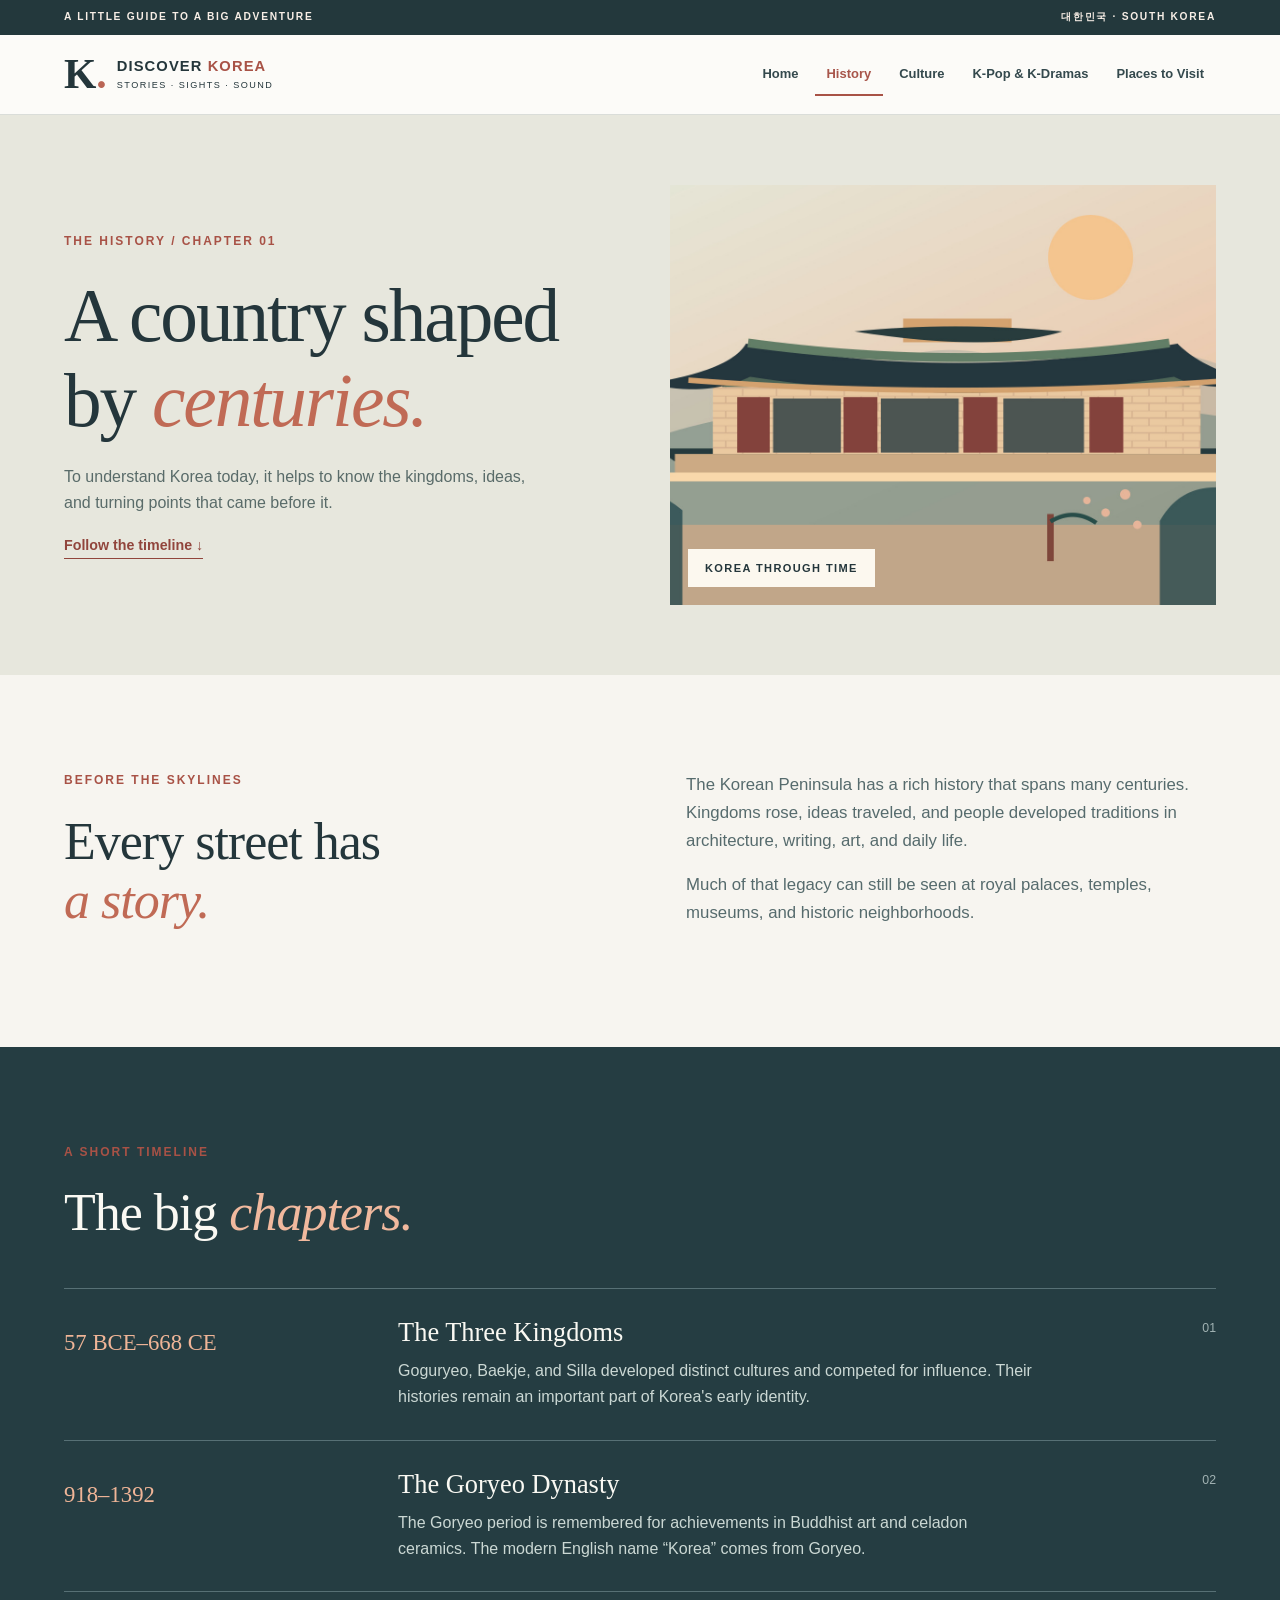
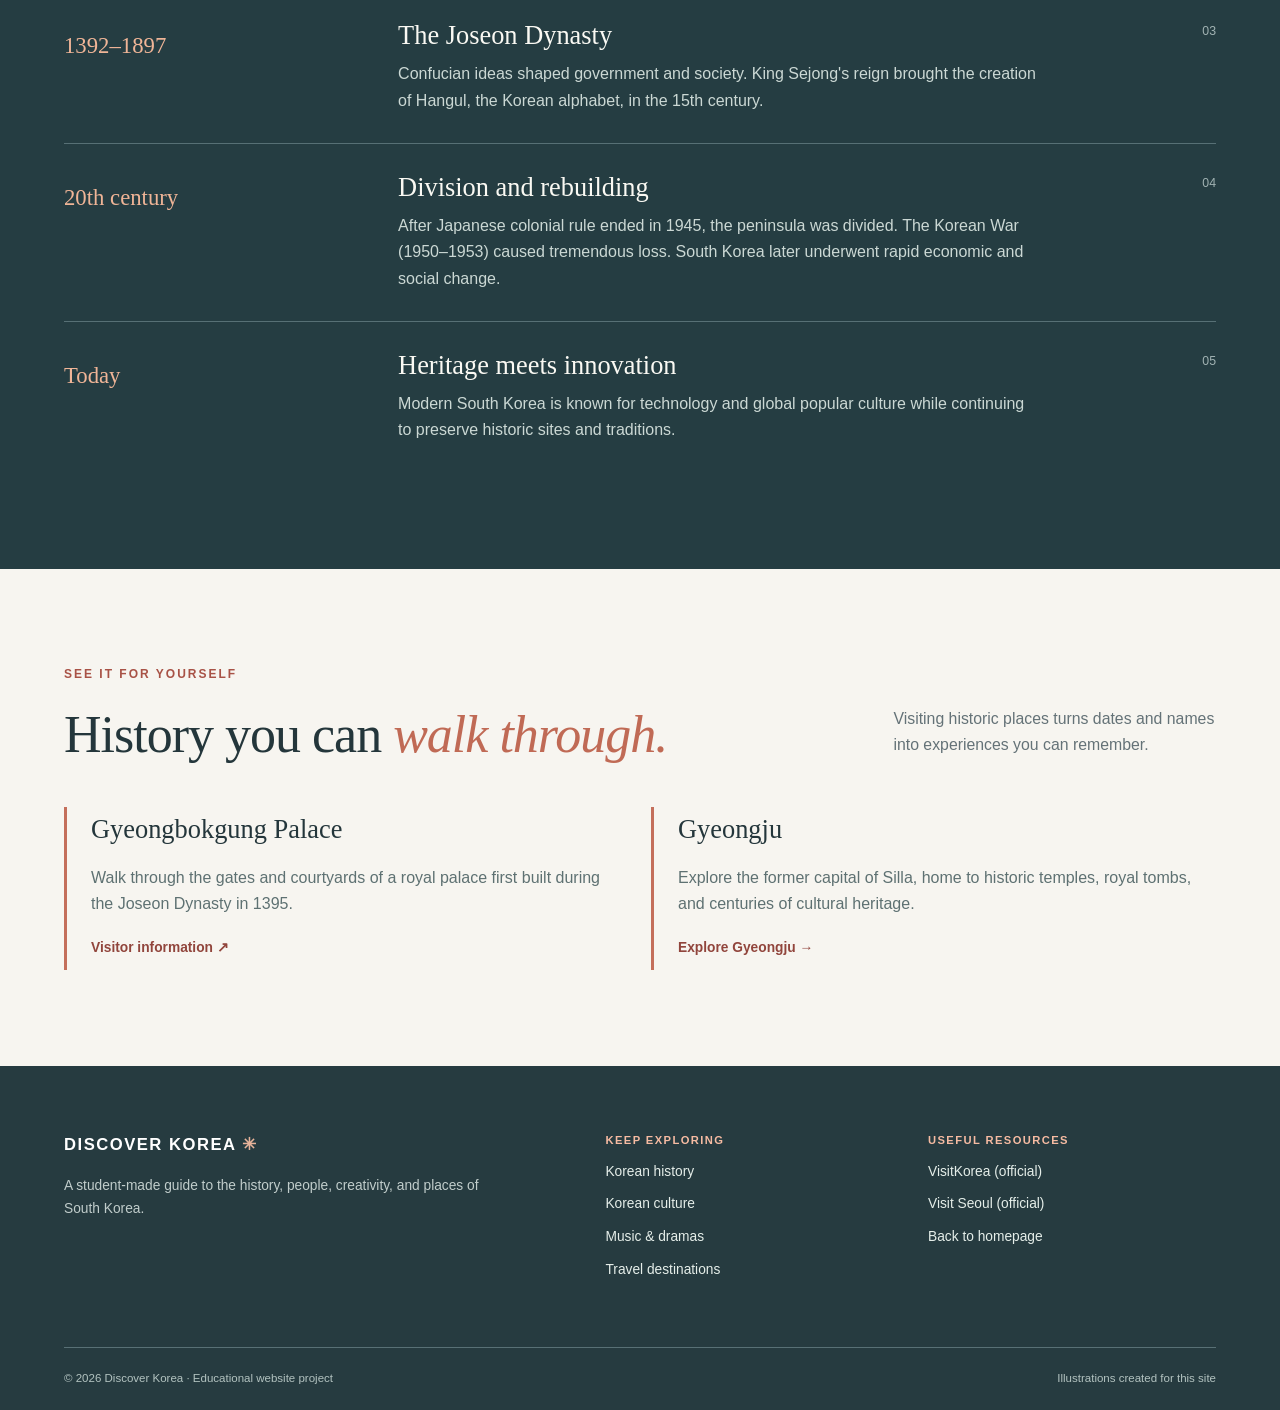
<file: history.html>
<!DOCTYPE html>
<html lang="en">
<head>
    <meta charset="utf-8">
    <meta name="viewport" content="width=device-width, initial-scale=1">
    <meta name="description" content="Learn about the Three Kingdoms, Goryeo, Joseon, and Korea today through a clear timeline.">
    <title>History of Korea | Discover Korea</title>
    <!-- Every page uses the same external CSS file; page-specific classes vary the layout. -->
    <link rel="stylesheet" href="style.css">
</head>
<body class="page-history">
    <!-- Keyboard users can skip the repeated navigation. -->
    <a class="skip-link" href="#main-content">Skip to main content</a>
    <div class="topline"><div class="container topline-content"><span>A LITTLE GUIDE TO A BIG ADVENTURE</span><span lang="ko">대한민국 · SOUTH KOREA</span></div></div>
    <header class="site-header">
        <div class="container header-layout">
            <a class="site-brand" href="index.html" aria-label="Discover Korea home"><span class="brand-icon">K<span>.</span></span><span class="brand-name">DISCOVER <strong>KOREA</strong><small>STORIES · SIGHTS · SOUND</small></span></a>
            <nav aria-label="Main navigation" class="main-nav">
            <a href="index.html">Home</a>
            <a href="history.html" aria-current="page">History</a>
            <a href="culture.html">Culture</a>
            <a href="entertainment.html">K-Pop & K-Dramas</a>
            <a href="destinations.html">Places to Visit</a>
            </nav>
        </div>
    </header>
    <main id="main-content">
        <!-- History: a visual introduction, followed by a chronological timeline and a table. -->
        <div class="inner-hero history-hero"><div class="container inner-hero-layout"><div class="inner-copy"><p class="eyebrow">THE HISTORY / CHAPTER 01</p><h1>A country shaped<br>by <em>centuries.</em></h1><p>To understand Korea today, it helps to know the kingdoms, ideas, and turning points that came before it.</p><a class="text-link" href="#timeline">Follow the timeline ↓</a></div><div class="inner-image"><img src="history-palace.jpg" alt="Illustration of a Korean royal palace with traditional tiled roofs and mountain scenery"><span class="image-corner-label">KOREA THROUGH TIME</span></div></div></div>

        <section class="section-space container"><div class="history-intro"><div><p class="eyebrow">BEFORE THE SKYLINES</p><h2 id="history-intro">Every street has<br><em>a story.</em></h2></div><div><p>The Korean Peninsula has a rich history that spans many centuries. Kingdoms rose, ideas traveled, and people developed traditions in architecture, writing, art, and daily life.</p><p>Much of that legacy can still be seen at royal palaces, temples, museums, and historic neighborhoods.</p></div></div></section>

        <section class="history-timeline section-space" id="timeline"><div class="container"><p class="eyebrow">A SHORT TIMELINE</p><h2 id="timeline-heading">The big <em>chapters.</em></h2>
            <div class="timeline-list">
                <article class="timeline-item"><p class="timeline-year">57 BCE–668 CE</p><div><h3>The Three Kingdoms</h3><p>Goguryeo, Baekje, and Silla developed distinct cultures and competed for influence. Their histories remain an important part of Korea's early identity.</p></div><span class="timeline-num">01</span></article>
                <article class="timeline-item"><p class="timeline-year">918–1392</p><div><h3>The Goryeo Dynasty</h3><p>The Goryeo period is remembered for achievements in Buddhist art and celadon ceramics. The modern English name “Korea” comes from Goryeo.</p></div><span class="timeline-num">02</span></article>
                <article class="timeline-item"><p class="timeline-year">1392–1897</p><div><h3>The Joseon Dynasty</h3><p>Confucian ideas shaped government and society. King Sejong's reign brought the creation of Hangul, the Korean alphabet, in the 15th century.</p></div><span class="timeline-num">03</span></article>
                <article class="timeline-item"><p class="timeline-year">20th century</p><div><h3>Division and rebuilding</h3><p>After Japanese colonial rule ended in 1945, the peninsula was divided. The Korean War (1950–1953) caused tremendous loss. South Korea later underwent rapid economic and social change.</p></div><span class="timeline-num">04</span></article>
                <article class="timeline-item"><p class="timeline-year">Today</p><div><h3>Heritage meets innovation</h3><p>Modern South Korea is known for technology and global popular culture while continuing to preserve historic sites and traditions.</p></div><span class="timeline-num">05</span></article>
            </div>
        </div></section>
        <section class="section-space container"><div class="section-heading"><div><p class="eyebrow">SEE IT FOR YOURSELF</p><h2 id="history-visit">History you can <em>walk through.</em></h2></div><p>Visiting historic places turns dates and names into experiences you can remember.</p></div><div class="two-columns history-places"><article class="history-spot"><h3>Gyeongbokgung Palace</h3><p>Walk through the gates and courtyards of a royal palace first built during the Joseon Dynasty in 1395.</p><a href="https://english.visitseoul.net/PalaceArea/Gyeongbokgung/ENP000072" target="_blank" rel="noopener noreferrer">Visitor information ↗</a></article><article class="history-spot"><h3>Gyeongju</h3><p>Explore the former capital of Silla, home to historic temples, royal tombs, and centuries of cultural heritage.</p><a href="destinations.html">Explore Gyeongju →</a></article></div></section>
    </main>
    <footer class="site-footer">
        <div class="container footer-layout">
            <div><p class="footer-brand">DISCOVER KOREA <span>✳</span></p><p>A student-made guide to the history, people, creativity, and places of South Korea.</p></div>
            <div class="footer-links"><p>KEEP EXPLORING</p><a href="history.html">Korean history</a><a href="culture.html">Korean culture</a><a href="entertainment.html">Music &amp; dramas</a><a href="destinations.html">Travel destinations</a></div>
            <div class="footer-links"><p>USEFUL RESOURCES</p><a href="https://english.visitkorea.or.kr/" target="_blank" rel="noopener noreferrer">VisitKorea (official)</a><a href="https://english.visitseoul.net/" target="_blank" rel="noopener noreferrer">Visit Seoul (official)</a><a href="index.html">Back to homepage</a></div>
        </div>
        <div class="container footer-bottom"><span>&copy; 2026 Discover Korea · Educational website project</span><span>Illustrations created for this site</span></div>
    </footer>
</body>
</html>
</file>
<file: style.css>
/* =========================================================
   DISCOVER KOREA - ONE shared external stylesheet for all pages
   Built with selectors, CSS box model, Flexbox, positioning,
   font styling, and media queries as required by the assignment.
   ========================================================= */

/* Shared reset and readable spacing; all elements use border-box. */
* { box-sizing: border-box; }
body { margin: 0; background-color: #F7F5F0; color: #24363B; font-family: Arial, Helvetica, sans-serif; font-size: 1rem; line-height: 1.65; }
img { display: block; width: 100%; height: auto; }
a { color: #91453C; text-decoration: none; }
a:hover { text-decoration: underline; }
a:focus, button:focus, input:focus { outline: 3px solid #9B473A; outline-offset: 3px; }
p { margin-top: 0; }
h1, h2, h3, h4 { font-family: Georgia, 'Times New Roman', serif; font-weight: normal; line-height: 1.13; margin: 0 0 20px; }
h1 { font-size: 4.7rem; letter-spacing: -2px; }
h2 { font-size: 3.25rem; letter-spacing: -1px; }
h3 { font-size: 1.65rem; }
h1 em, h2 em { color: #C06A55; font-weight: normal; }
.container { width: 90%; max-width: 1180px; margin: 0 auto; }
.section-space { padding-top: 96px; padding-bottom: 96px; }
.eyebrow { color: #A85246; font-size: .75rem; letter-spacing: 2px; font-weight: bold; text-transform: uppercase; margin-bottom: 22px; }
.eyebrow-light { color: #F1BA94; }
.number { color: #A45D51; font-size: .73rem; letter-spacing: 1.4px; font-weight: bold; }
.text-link { font-size: .89rem; font-weight: bold; border-bottom: 1px solid currentColor; padding-bottom: 5px; }
.text-link:hover { text-decoration: none; color: #C06A55; }
.visually-hidden { position: absolute; width: 1px; height: 1px; overflow: hidden; }

/* Shared keyboard link, masthead and navigation on every page. */
.skip-link { position: absolute; top: -80px; left: 10px; background: #FFFFFF; color: #24363B; padding: 12px; z-index: 9; }
.skip-link:focus { top: 8px; }
.topline { background-color: #23383C; color: #F7EEE6; font-size: .64rem; font-weight: bold; letter-spacing: 1.7px; }
.topline-content { display: flex; justify-content: space-between; padding-top: 9px; padding-bottom: 9px; }
.site-header { background: #FCFBF8; border-bottom: 1px solid #DADDD9; position: sticky; top: 0; z-index: 5; }
.header-layout { display: flex; justify-content: space-between; align-items: center; padding-top: 18px; padding-bottom: 18px; }
.site-brand { display: flex; align-items: center; color: #24363B; }
.site-brand:hover { text-decoration: none; }
.brand-icon { font-family: Georgia, 'Times New Roman', serif; font-size: 2.6rem; font-weight: bold; margin-right: 10px; line-height: 1; }
.brand-icon span { color: #BA6555; }
.brand-name { font-size: .92rem; font-weight: bold; letter-spacing: 1.1px; line-height: 1.2; white-space: nowrap; }
.brand-name strong { color: #A85246; }
.brand-name small { display: block; font-size: .57rem; font-weight: normal; letter-spacing: 1.45px; margin-top: 5px; }
.main-nav { display: flex; align-items: center; }
.main-nav a { color: #34494D; font-size: .81rem; font-weight: bold; padding: 10px 12px; margin-left: 4px; border-bottom: 2px solid transparent; }
.main-nav a:hover { color: #A8564B; text-decoration: none; }
.main-nav a[aria-current="page"] { color: #A8564B; border-bottom-color: #A85246; }

/* Buttons and recurring flexible columns. */
.button { display: inline-block; padding: 15px 24px; border: 1px solid transparent; font-size: .83rem; font-weight: bold; }
.button:hover { text-decoration: none; }
.button-light { background: #F4E4D1; color: #26383C; }
.button-light:hover { background: #FFFFFF; }
.button-dark { background: #293E42; color: #FFFFFF; }
.button-dark:hover { background: #A44C43; }
.button-coral { background: #EAB09D; color: #302F43; }
.button-coral:hover { background: #F3CAB8; }
.three-columns { display: flex; align-items: stretch; }
.three-columns > * { flex-grow: 1; flex-basis: 0; margin-right: 18px; }
.three-columns > *:last-child { margin-right: 0; }
.two-columns { display: flex; }
.two-columns > * { flex-grow: 1; flex-basis: 0; margin-right: 22px; }
.two-columns > *:last-child { margin-right: 0; }
.section-heading { display: flex; justify-content: space-between; align-items: flex-end; margin-bottom: 42px; }
.section-heading > div { width: 65%; }
.section-heading > p { width: 28%; font-size: .99rem; color: #647277; margin-bottom: 7px; }
.section-heading h2 { margin-bottom: 0; }

/* HOME: dark split hero. Relative parent anchors the absolute image labels. */
.home-hero { background: #243B40; color: #FAF7F0; }
.hero-layout { display: flex; min-height: 580px; padding-top: 64px; padding-bottom: 64px; align-items: center; }
.hero-copy { flex-grow: 1; flex-basis: 0; padding-right: 38px; }
.hero-copy h1 { font-size: 5.1rem; margin-bottom: 28px; }
.hero-copy h1 em { color: #F0B398; }
.hero-intro { color: #D5DDDA; font-size: 1.04rem; max-width: 490px; margin-bottom: 28px; }
.hero-actions { display: flex; align-items: center; }
.hero-actions .button { margin-right: 23px; }
.light-link { color: #F3C5A9; }
.hero-bottom-note { font-size: .67rem; letter-spacing: 1.8px; color: #BCC9C6; margin-top: 57px; margin-bottom: 0; }
.hero-visual { flex-grow: 1; flex-basis: 0; position: relative; }
.hero-visual img { height: 455px; object-fit: cover; }
.image-label { position: absolute; bottom: -19px; left: 24px; background: #F3E3D0; color: #263A3F; padding: 18px 24px; box-shadow: 8px 8px 12px rgba(0,0,0,.1); }
.image-label span { display: block; font-size: .64rem; font-weight: bold; letter-spacing: 1.6px; }
.image-label strong { font-family: Georgia, 'Times New Roman', serif; font-size: 1.3rem; font-weight: normal; }
.round-stamp { position: absolute; top: -30px; right: -24px; width: 105px; height: 105px; border-radius: 50%; display: flex; flex-direction: column; justify-content: center; align-items: center; background-color: #CA7361; color: #FFFFFF; font-size: .73rem; font-weight: bold; line-height: 1.2; letter-spacing: 1.5px; text-align: center; transform: rotate(13deg); }
.reason-card { background: #FFFFFF; border-top: 4px solid #BA6455; padding: 30px; box-shadow: 0 5px 18px rgba(36,54,59,.06); }
.reason-card h3 { margin-top: 30px; }
.reason-card p { color: #57696D; min-height: 100px; }
.reason-card a { display: inline-block; border-bottom: 1px solid; font-size: .84rem; font-weight: bold; }
.feature-band { background-color: #EAE9E1; }
.feature-layout { display: flex; align-items: center; }
.feature-image { flex-grow: 1; flex-basis: 0; }
.feature-image img { height: 470px; object-fit: cover; }
.feature-copy { flex-grow: 1; flex-basis: 0; padding: 60px 70px; }
.feature-copy p:not(.eyebrow) { color: #5C6A6C; max-width: 450px; margin-bottom: 26px; }
.path-card { display: block; padding: 28px 32px; background: #FFFFFF; color: #24363B; border: 1px solid #D9DED9; margin-bottom: 20px; }
.path-card:hover { text-decoration: none; border-color: #B96A59; }
.path-card span { font-size: .7rem; font-weight: bold; letter-spacing: 1.3px; color: #AE5F52; }
.path-card h3 { margin-top: 20px; }
.path-card p { color: #657172; }
.path-card strong { color: #A14A42; font-size: .81rem; }
.compact-features { flex-wrap: wrap; }
.compact-features > * { flex-basis: 38%; }
.compact-features > *:nth-child(2) { margin-right: 0; }
.search-band { background: #B45F50; color: #FFFBF4; padding: 75px 0; }
.search-layout { display: flex; align-items: center; justify-content: space-between; }
.search-layout > div { width: 44%; }
.search-layout h2 { color: #FFFFFF; }
.search-layout h2 em { color: #FFE1BB; }
.search-layout > div > p:last-child { color: #F9E5D9; }
.travel-search { background: #FFF8EE; color: #283D40; padding: 30px; width: 49%; }
.travel-search label { display: block; font-weight: bold; margin-bottom: 12px; }
.search-form-row { display: flex; }
.search-form-row input { flex-grow: 1; width: 60%; padding: 14px; font: inherit; border: 1px solid #B5B9B4; }
.search-form-row button { border: 0; background: #243B40; color: white; font-weight: bold; padding: 0 20px; cursor: pointer; }
.search-form-row button:hover { background: #A24F47; }
.travel-search p { font-size: .74rem; margin-top: 12px; margin-bottom: 0; color: #697677; }

/* HISTORY: editorial opening and horizontal timeline. */
.inner-hero { padding-top: 70px; padding-bottom: 70px; background: #E7E7DD; }
.inner-hero-layout { display: flex; align-items: center; }
.inner-copy { flex-grow: 1; flex-basis: 0; padding-right: 60px; }
.inner-copy p:not(.eyebrow) { color: #596B69; max-width: 470px; }
.inner-image { flex-grow: 1; flex-basis: 0; position: relative; }
.inner-image img { height: 420px; object-fit: cover; }
.image-corner-label { position: absolute; bottom: 18px; left: 18px; background: #FCF8EF; padding: 10px 17px; font-weight: bold; font-size: .69rem; letter-spacing: 1.4px; }
.history-intro { display: flex; justify-content: space-between; align-items: flex-start; }
.history-intro > div { width: 46%; }
.history-intro > div:last-child { color: #566B6D; font-size: 1.05rem; }
.history-timeline { background: #253D42; color: #FAF9F3; }
.history-timeline h2 em { color: #F1B99E; }
.timeline-list { margin-top: 45px; }
.timeline-item { display: flex; border-top: 1px solid #577075; padding: 29px 0; align-items: flex-start; }
.timeline-year { font-family: Georgia, 'Times New Roman', serif; color: #F0B597; font-size: 1.42rem; width: 29%; margin-bottom: 0; padding-top: 6px; }
.timeline-item > div { width: 59%; padding-right: 40px; }
.timeline-item h3 { margin-bottom: 10px; }
.timeline-item > div p { color: #CBD8D4; margin-bottom: 0; }
.timeline-num { color: #A2B3B3; font-size: .77rem; width: 12%; text-align: right; }
.history-spot { border-left: 3px solid #C46F5B; padding: 8px 20px 10px 24px; }
.history-spot p { color: #5E7172; }
.history-spot a { font-weight: bold; font-size: .86rem; }

/* CULTURE: image mosaic, phrase table and etiquette columns. */
.culture-heading { padding-top: 85px; padding-bottom: 48px; }
.culture-heading p:last-child { max-width: 650px; font-size: 1.1rem; color: #607071; }
.culture-mosaic { display: flex; padding-bottom: 20px; }
.mosaic-large { position: relative; width: 63%; margin-right: 19px; }
.mosaic-side { position: relative; width: 37%; }
.mosaic-large img, .mosaic-side img { height: 440px; object-fit: cover; }
.mosaic-label { position: absolute; bottom: 17px; left: 20px; background: #FEF8EF; padding: 13px 18px; color: #8D4C3F; font-size: .73rem; letter-spacing: 1px; }
.mosaic-label strong { color: #273D3F; }
.culture-cards article { padding: 25px; border: 1px solid #D6DCD7; background: white; }
.culture-cards h3 { margin-top: 26px; }
.culture-cards p { color: #607071; }
.phrase-section { background: #ECDCCB; padding: 95px 0; }
.phrase-layout { display: flex; align-items: center; justify-content: space-between; }
.phrase-layout > div { width: 43%; }
.phrase-layout > .table-scroll { width: 52%; }
.phrase-layout p:not(.eyebrow) { color: #5D6B6D; }
.phrase-layout .handwritten-note { color: #A45E51 !important; font-family: Georgia, 'Times New Roman', serif; font-style: italic; }
table { border-collapse: collapse; width: 100%; background: #FFFFFF; }
caption { text-align: left; font-weight: bold; padding: 14px 16px; background: #2D4447; color: #FFFFFF; }
th, td { text-align: left; padding: 17px 14px; border-bottom: 1px solid #D9DFD9; }
th { font-size: .66rem; letter-spacing: 1px; color: #995347; }
td[lang="ko"] { font-size: 1.17rem; font-weight: bold; }
.etiquette-list { display: flex; }
.etiquette-list article { flex-grow: 1; flex-basis: 0; padding-right: 30px; display: flex; align-items: flex-start; }
.etiquette-list span { font-family: Georgia, 'Times New Roman', serif; font-size: 1.6rem; color: #B86251; margin-right: 17px; }
.etiquette-list h3 { margin-bottom: 12px; }
.etiquette-list p { color: #667574; }

/* ENTERTAINMENT: colorful concert feature and drama image. */
.ent-hero { background: #302F45; color: #FBF8F3; }
.ent-hero-layout { display: flex; align-items: center; padding-top: 75px; padding-bottom: 75px; }
.ent-copy, .ent-art { flex-grow: 1; flex-basis: 0; }
.ent-copy { padding-right: 35px; }
.ent-copy h1 { font-size: 4.9rem; }
.ent-copy h1 em { color: #E9ADAB; }
.ent-copy p:not(.eyebrow) { color: #D6D0DF; max-width: 475px; }
.ent-art { position: relative; }
.ent-art img { height: 470px; object-fit: cover; }
.ent-sticker { position: absolute; right: -15px; bottom: -25px; background: #EAB2A5; color: #293546; border-radius: 50%; height: 115px; width: 115px; display: flex; flex-direction: column; justify-content: center; align-items: center; font-size: .75rem; letter-spacing: 1.7px; font-weight: bold; transform: rotate(-12deg); }
.ent-sticker strong { font-size: 1.5rem; }
.split-feature { display: flex; align-items: center; justify-content: space-between; }
.split-feature > div { width: 52%; }
.split-feature > div p:not(.eyebrow) { color: #5F6F72; }
.quote-card { width: 38%; background: #ECD9D2; padding: 42px; }
.quote-card blockquote { margin: 0 0 24px 0; padding-left: 19px; border-left: 4px solid #B75B54; font-family: Georgia, 'Times New Roman', serif; font-size: 1.5rem; line-height: 1.4; }
.quote-card p:last-child { color: #617071; margin-bottom: 0; }
.drama-band { background: #E8E8E2; }
.drama-layout { display: flex; align-items: center; }
.drama-layout > div { flex-grow: 1; flex-basis: 0; }
.drama-image { position: relative; }
.drama-image img { height: 465px; object-fit: cover; }
.drama-layout > div:last-child { padding: 60px 70px; }
.drama-layout p:not(.eyebrow) { color: #64716F; }
.ent-tips article { padding: 26px; border-top: 3px solid #BE706A; background: white; }
.ent-tips h3 { margin-top: 20px; }
.ent-tips p:last-child { color: #657574; }

/* DESTINATIONS: feature list with one large photo per stop. */
.dest-heading { padding-top: 90px; padding-bottom: 45px; }
.dest-heading p:last-child { max-width: 680px; color: #5F6E71; font-size: 1.1rem; }
.destination-list { padding-bottom: 70px; }
.destination-card { display: flex; margin-bottom: 30px; background: #FFFFFF; border: 1px solid #DDE1DD; }
.destination-photo { width: 53%; position: relative; }
.destination-photo img { height: 365px; object-fit: cover; }
.destination-number { position: absolute; top: 16px; left: 18px; width: 53px; height: 53px; border-radius: 50%; color: white; background: #B65E4D; font-family: Georgia, 'Times New Roman', serif; font-size: 1.45rem; display: flex; justify-content: center; align-items: center; }
.destination-info { width: 47%; padding: 37px 47px; }
.destination-info h3 { font-size: 2.9rem; }
.destination-info p:not(.eyebrow) { color: #627173; }
.destination-info .best-for { font-size: .8rem; margin-top: 22px; }
.destination-info a { border-bottom: 1px solid; font-weight: bold; font-size: .85rem; }
.destination-first { box-shadow: 7px 7px 0 #E7C8B5; }
.trip-planner { background: #E8E6DC; }
.trip-layout { display: flex; justify-content: space-between; }
.trip-layout > div { width: 43%; }
.trip-layout > div:last-child { width: 52%; }
.travel-moods { margin: 0 0 25px; padding-left: 24px; }
.travel-moods li { padding: 12px 0; border-bottom: 1px solid #C6CECA; }
.travel-moods li::marker { color: #AB5D4D; font-family: Georgia, 'Times New Roman', serif; }
.trip-reminder { color: #627273; font-size: .88rem; }
.trip-reminder a { text-decoration: underline; }

/* Shared footer. */
.site-footer { background: #263B40; color: #DFE4DE; padding-top: 65px; }
.footer-layout { display: flex; justify-content: space-between; }
.footer-layout > div:first-child { width: 44%; padding-right: 80px; }
.footer-layout > .footer-links { width: 25%; }
.footer-brand { font-size: 1.04rem; font-weight: bold; letter-spacing: 1.5px; color: white; }
.footer-brand span { color: #E6B39A; }
.footer-layout p:not(.footer-brand) { color: #C1CDCB; font-size: .86rem; }
.footer-links p { color: #F6BBA2 !important; font-size: .7rem !important; font-weight: bold; letter-spacing: 1.4px; }
.footer-links a { display: block; color: #E5EEE9; margin-bottom: 10px; font-size: .86rem; }
.footer-bottom { display: flex; justify-content: space-between; border-top: 1px solid #587075; margin-top: 55px; padding-top: 21px; padding-bottom: 22px; color: #B3C3C0; font-size: .72rem; }

/* =========================================================
   RESPONSIVE DESIGN MEDIA QUERIES (required by assignment)
   Tablet: navigation wraps; featured pairs stack vertically.
   ========================================================= */
@media (max-width: 900px) {
    h1 { font-size: 3.9rem; }
    h2 { font-size: 2.8rem; }
    .header-layout { flex-direction: column; }
    .main-nav { margin-top: 14px; flex-wrap: wrap; justify-content: center; }
    .hero-layout, .inner-hero-layout, .ent-hero-layout { flex-direction: column; }
    .hero-copy, .inner-copy, .ent-copy { padding-right: 0; padding-bottom: 38px; width: 100%; }
    .hero-visual, .inner-image, .ent-art { width: 100%; }
    .hero-copy h1, .ent-copy h1 { font-size: 4.4rem; }
    .hero-visual img, .inner-image img, .ent-art img { height: 420px; }
    .round-stamp { right: 0; }
    .feature-layout, .drama-layout { flex-direction: column; }
    .feature-image, .feature-copy, .drama-layout > div { width: 100%; }
    .feature-copy, .drama-layout > div:last-child { padding: 45px 0; }
    .feature-image img, .drama-image img { height: 430px; }
    .culture-mosaic .mosaic-large img, .culture-mosaic .mosaic-side img { height: 330px; }
    .destination-info { padding: 26px; }
    .destination-info h3 { font-size: 2.4rem; }
    .destination-photo img { height: 380px; }
}

/* =========================================================
   RESPONSIVE DESIGN MEDIA QUERIES (required by assignment)
   Mobile: content columns and cards become single-column.
   ========================================================= */
@media (max-width: 640px) {
    body { font-size: .95rem; }
    h1 { font-size: 3.15rem; letter-spacing: -1px; }
    h2 { font-size: 2.38rem; }
    .container { width: 90%; }
    .topline-content span:first-child { display: none; }
    .topline-content { justify-content: center; }
    .site-header { position: relative; }
    .header-layout { padding-top: 16px; padding-bottom: 12px; }
    .main-nav { justify-content: center; }
    .main-nav a { font-size: .74rem; margin-left: 0; padding: 7px 8px; }
    .section-space { padding-top: 60px; padding-bottom: 60px; }
    .section-heading, .history-intro, .phrase-layout, .search-layout, .trip-layout, .split-feature { flex-direction: column; align-items: flex-start; }
    .section-heading > div, .section-heading > p, .history-intro > div, .phrase-layout > div, .phrase-layout > .table-scroll, .search-layout > div, .trip-layout > div, .trip-layout > div:last-child, .split-feature > div, .split-feature > .quote-card { width: 100%; }
    .section-heading > p { margin-top: 20px; }
    .three-columns, .two-columns, .etiquette-list { flex-direction: column; }
    .three-columns > *, .two-columns > * { margin-right: 0; margin-bottom: 18px; flex-basis: auto; }
    .hero-layout { padding-top: 54px; padding-bottom: 65px; }
    .hero-copy h1, .ent-copy h1 { font-size: 3.65rem; }
    .hero-intro { font-size: .97rem; }
    .hero-actions { flex-direction: column; align-items: flex-start; }
    .hero-actions .button { margin-right: 0; margin-bottom: 20px; }
    .hero-bottom-note { margin-top: 33px; }
    .hero-visual img, .inner-image img, .ent-art img { height: 315px; }
    .round-stamp { width: 85px; height: 85px; font-size: .62rem; top: -28px; }
    .image-label { left: 9px; bottom: -20px; padding: 11px 14px; }
    .image-label strong { font-size: 1.1rem; }
    .reason-card p { min-height: 0; }
    .feature-image img, .drama-image img { height: 300px; }
    .feature-copy, .drama-layout > div:last-child { padding: 48px 0; }
    .compact-features > * { flex-basis: auto; }
    .search-band { padding: 58px 0; }
    .travel-search { width: 100%; margin-top: 25px; padding: 22px; }
    .search-form-row { flex-direction: column; }
    .search-form-row input { width: 100%; }
    .search-form-row button { padding: 12px; }
    .inner-hero { padding-top: 50px; padding-bottom: 54px; }
    .timeline-item { flex-direction: column; position: relative; padding-right: 32px; }
    .timeline-year, .timeline-item > div { width: 100%; }
    .timeline-item > div { padding-right: 0; }
    .timeline-num { position: absolute; top: 29px; right: 0; }
    .history-spot { margin-bottom: 15px; }
    .culture-heading, .dest-heading { padding-top: 55px; }
    .culture-mosaic { flex-direction: column; }
    .mosaic-large, .mosaic-side { width: 100%; margin-right: 0; margin-bottom: 18px; }
    .culture-mosaic .mosaic-large img, .culture-mosaic .mosaic-side img { height: 310px; }
    .phrase-section { padding: 56px 0; }
    .table-scroll { overflow-x: auto; margin-top: 25px; }
    th, td { padding: 13px 9px; }
    .etiquette-list article { margin-bottom: 18px; }
    .ent-hero-layout { padding-top: 55px; padding-bottom: 70px; }
    .quote-card { margin-top: 24px; padding: 28px; }
    .destination-card { flex-direction: column; }
    .destination-photo, .destination-info { width: 100%; }
    .destination-photo img { height: 265px; }
    .destination-info { padding: 27px; }
    .trip-layout > div:last-child { margin-top: 24px; }
    .footer-layout, .footer-bottom { flex-direction: column; }
    .footer-layout > div:first-child, .footer-layout > .footer-links { width: 100%; padding-right: 0; margin-bottom: 22px; }
    .footer-bottom span { margin-bottom: 7px; }
}
</file>
